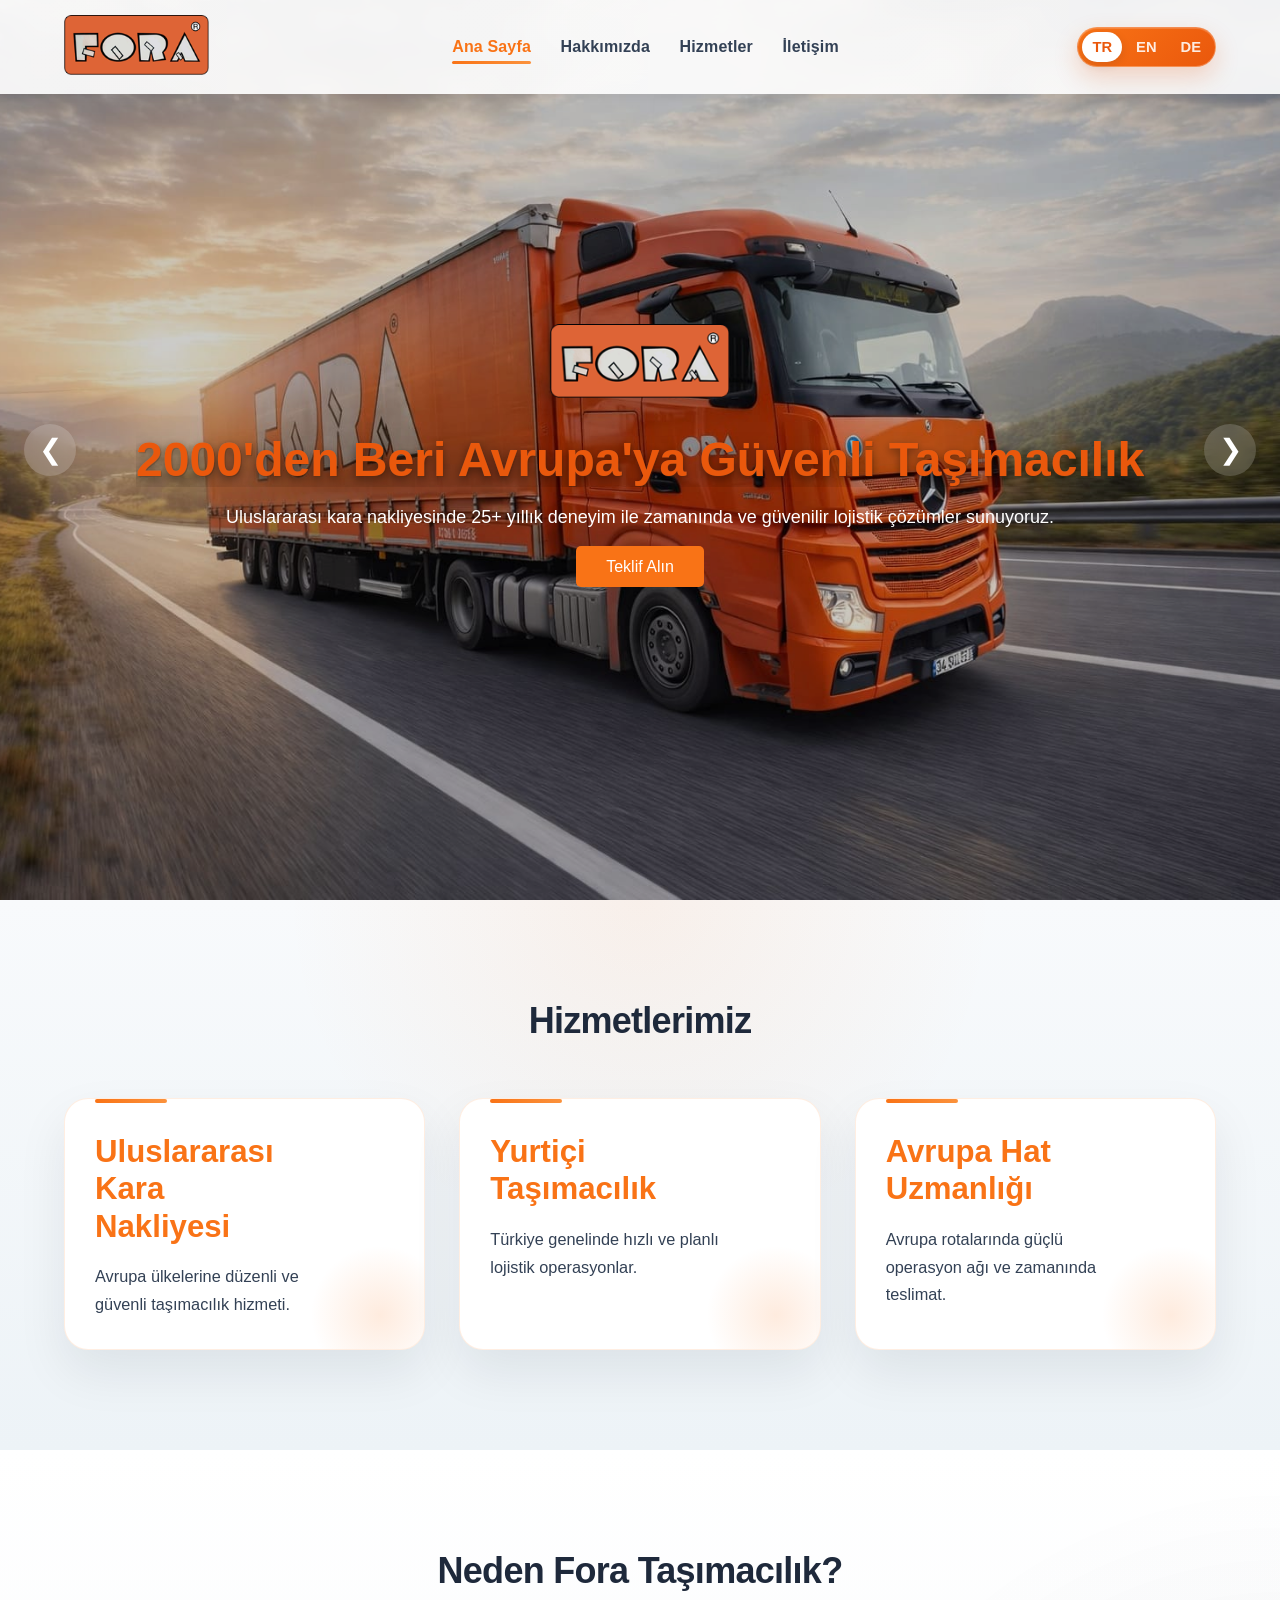
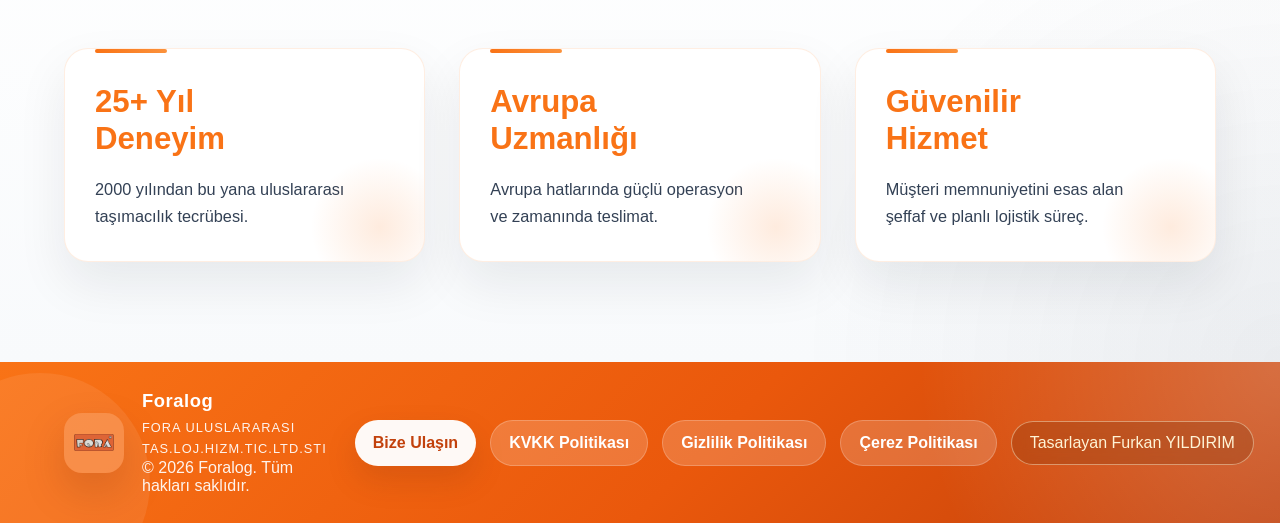
<file: index.html>
<!DOCTYPE html>
<html lang="tr">
<head>
    <meta charset="UTF-8">
    <meta name="viewport" content="width=device-width, initial-scale=1.0">
    <title>Foralog | Kurumsal Lojistik Çözümleri</title>
    <link rel="stylesheet" href="assets/css/style.css">
</head>
<body>

<header class="navbar navbar-home">
    <div class="container nav-container">

        <div class="hamburger" id="hamburger">
            <span></span>
            <span></span>
            <span></span>
        </div>

        <div class="logo">
            <img src="assets/images/logo.png" alt="Foralog Logo">
        </div>

        <nav id="nav-menu">
            <a href="index.html" data-key="navHome">Ana Sayfa</a>
            <a href="about.html" data-key="navAbout">Hakkımızda</a>
            <a href="services.html" data-key="navServices">Hizmetler</a>
            <a href="contact.html" data-key="navContact">İletişim</a>

            <div class="lang-switch mobile-lang" id="lang-switch">TR</div>
        </nav>

        <div class="lang-switch desktop-lang" id="lang-switch-desktop">TR</div>

    </div>
</header>

<section class="hero">
    <div class="hero-slider"></div>
    <button class="hero-nav hero-nav-prev" type="button" aria-label="Önceki fotoğraf">&#10094;</button>
    <button class="hero-nav hero-nav-next" type="button" aria-label="Sonraki fotoğraf">&#10095;</button>

    <div class="hero-content">
        <img src="assets/images/logo.png" alt="Foralog Logo" class="hero-logo">

        <h1 data-key="heroTitle">
            2000'den Beri Avrupa'ya Güvenli Taşımacılık
        </h1>

        <p data-key="heroDesc">
            Uluslararası kara nakliyesinde 25+ yıllık deneyim ile zamanında ve güvenilir lojistik çözümler sunuyoruz.
        </p>

        <a href="contact.html" class="btn" data-key="offerBtn">
            Teklif Alın
        </a>
    </div>
</section>

<section class="services">
    <div class="container">
        <h2 class="section-title" data-key="servicesTitle">Hizmetlerimiz</h2>

        <div class="service-cards feature-grid">

            <div class="card feature-card">
                <h3 data-key="service1Title">Uluslararası Kara Nakliyesi</h3>
                <p data-key="service1Desc">Avrupa ülkelerine düzenli ve güvenli taşımacılık hizmeti.</p>
            </div>

            <div class="card feature-card">
                <h3 data-key="service2Title">Yurtiçi Taşımacılık</h3>
                <p data-key="service2Desc">Türkiye genelinde hızlı ve planlı lojistik operasyonlar.</p>
            </div>

            <div class="card feature-card">
                <h3 data-key="service3Title">Avrupa Hat Uzmanlığı</h3>
                <p data-key="service3Desc">Avrupa rotalarında güçlü operasyon ağı ve zamanında teslimat.</p>
            </div>

        </div>
    </div>
</section>

<section class="why-us">
    <div class="container">
        <h2 class="section-title" data-key="whyTitle">Neden Fora Taşımacılık?</h2>

        <div class="service-cards feature-grid">

            <div class="card feature-card">
                <h3 data-key="why1Title">25+ Yıl Deneyim</h3>
                <p data-key="why1Desc">2000 yılından bu yana uluslararası taşımacılık tecrübesi.</p>
            </div>

            <div class="card feature-card">
                <h3 data-key="why2Title">Avrupa Uzmanlığı</h3>
                <p data-key="why2Desc">Avrupa hatlarında güçlü operasyon ve zamanında teslimat.</p>
            </div>

            <div class="card feature-card">
                <h3 data-key="why3Title">Güvenilir Hizmet</h3>
                <p data-key="why3Desc">Müşteri memnuniyetini esas alan şeffaf ve planlı lojistik süreç.</p>
            </div>

        </div>
    </div>
</section>

<footer class="site-footer">
    <div class="container footer-container">
        <div class="footer-brand">
            <img src="assets/images/logo.png" alt="Foralog Logo" class="footer-logo">
            <div class="footer-copy">
                <strong>Foralog</strong>
                <p class="footer-company" data-key="footerCompany">FORA ULUSLARARASI TAS.LOJ.HIZM.TIC.LTD.STI</p>
                <p data-key="footerText">© 2026 Foralog. Tüm hakları saklıdır.</p>
            </div>
        </div>
        <div class="footer-actions">
            <a href="contact.html" class="footer-contact-btn" data-key="footerContactBtn">Bize Ulaşın</a>
            <a href="kvkk.html" class="footer-contact-btn footer-policy-btn" data-key="footerKvkkBtn">KVKK Politikası</a>
            <a href="gizlilik.html" class="footer-contact-btn footer-policy-btn" data-key="footerPrivacyBtn">Gizlilik Politikası</a>
            <a href="cerez.html" class="footer-contact-btn footer-policy-btn" data-key="footerCookieBtn">Çerez Politikası</a>
            <a href="https://furkan-yildirim-codes.github.io/furkan-portfolio/" target="_blank" rel="noopener noreferrer" class="footer-designer" data-key="footerDesigner">Tasarlayan Furkan Yıldırım</a>
        </div>
    </div>
</footer>

<script src="assets/js/script.js"></script>
</body>
</html>
</file>
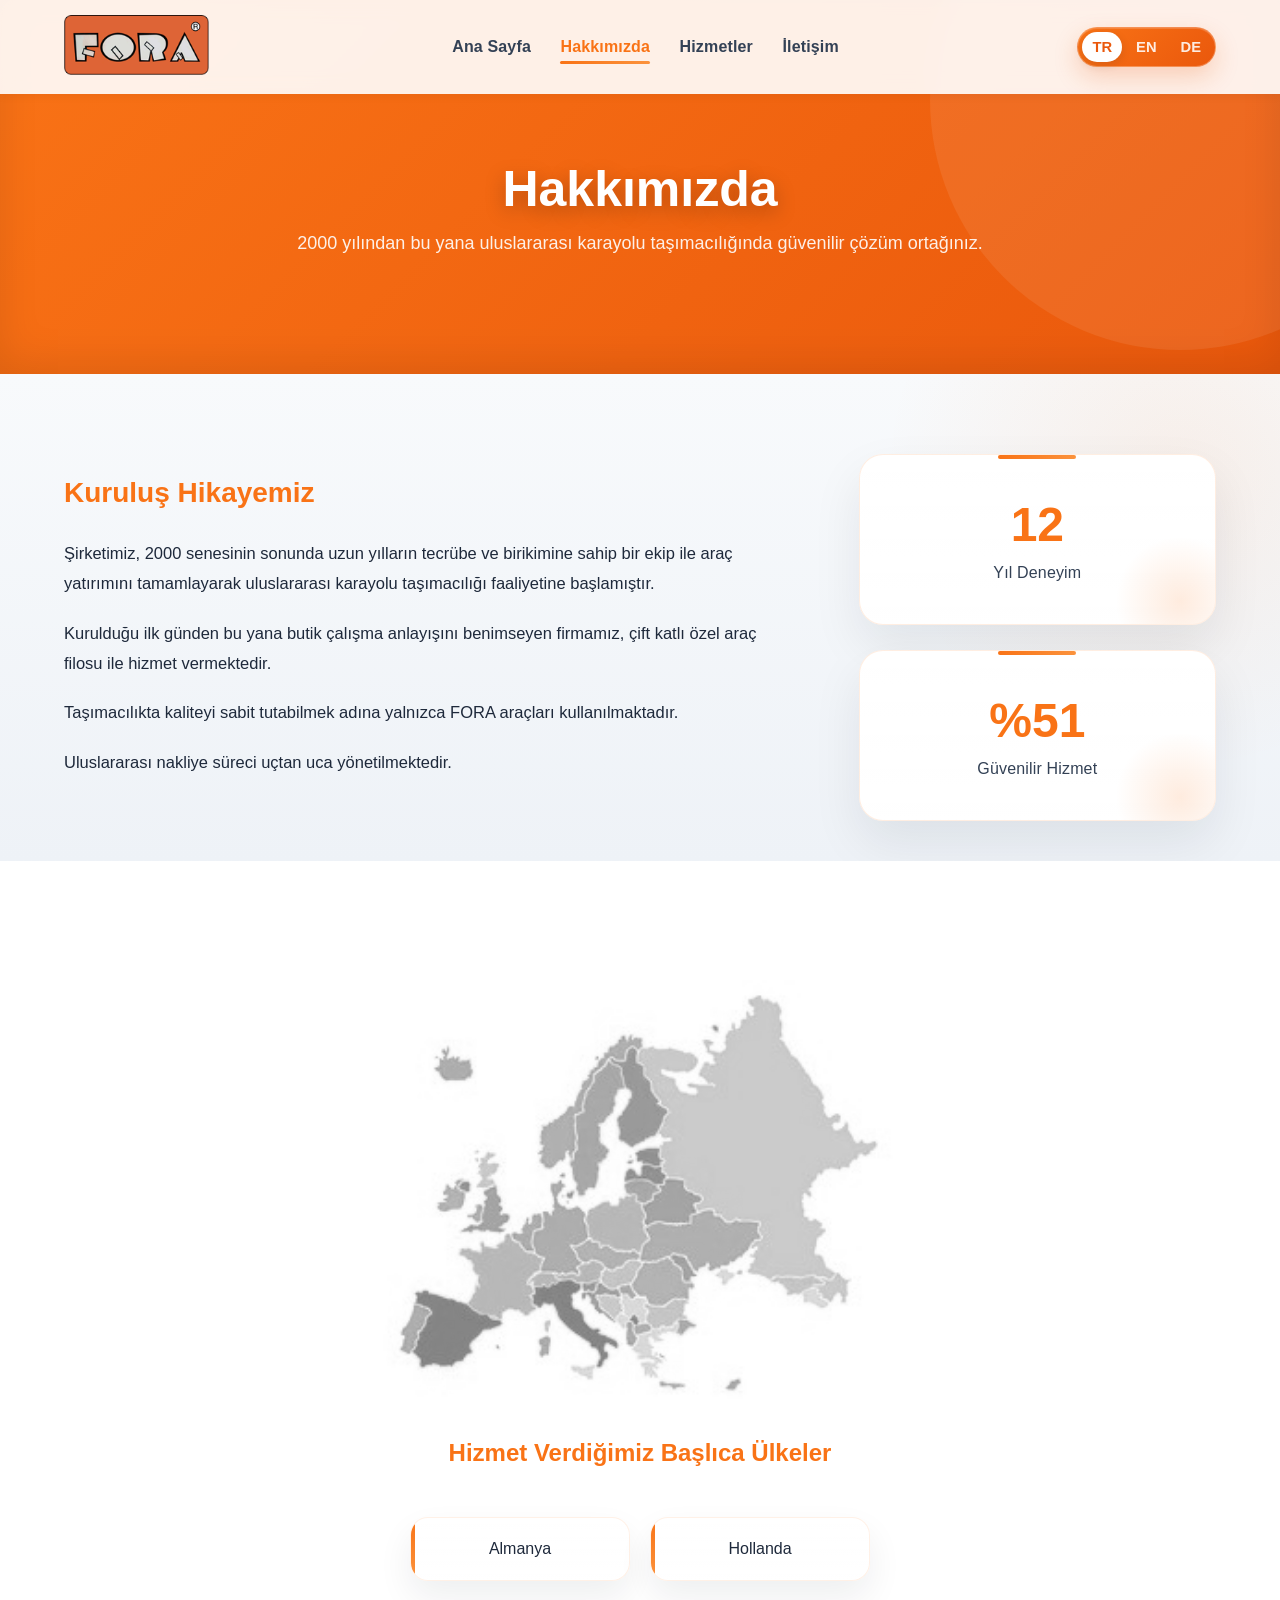
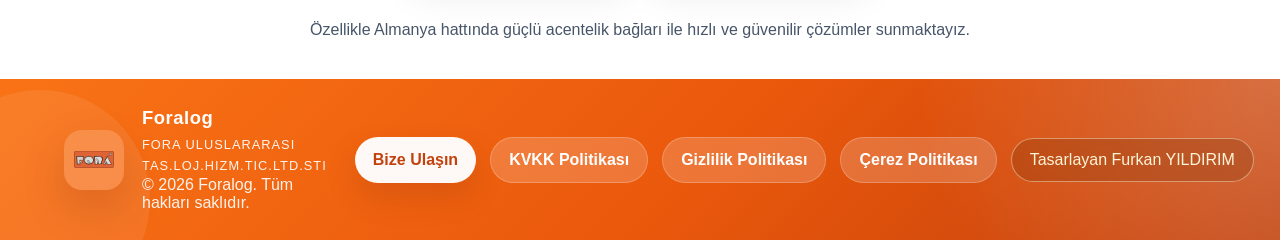
<file: about.html>
<!DOCTYPE html>
<html lang="tr">
<head>
    <meta charset="UTF-8">
    <meta name="viewport" content="width=device-width, initial-scale=1.0">
    <title>Foralog | Hakkımızda</title>
    <link rel="stylesheet" href="assets/css/style.css">
</head>
<body>

<header class="navbar">
    <div class="container nav-container">

        <div class="hamburger" id="hamburger">
            <span></span>
            <span></span>
            <span></span>
        </div>

        <div class="logo">
            <img src="assets/images/logo.png" alt="Foralog Logo">
        </div>

        <nav id="nav-menu">
            <a href="index.html" data-key="navHome">Ana Sayfa</a>
            <a href="about.html" data-key="navAbout">Hakkımızda</a>
            <a href="services.html" data-key="navServices">Hizmetler</a>
            <a href="contact.html" data-key="navContact">İletişim</a>

            <div class="lang-switch mobile-lang" id="lang-switch">TR</div>
        </nav>

        <div class="lang-switch desktop-lang" id="lang-switch-desktop">TR</div>

    </div>
</header>

<section class="page-hero">
    <div class="container">
        <h1 data-key="aboutHeroTitle">Hakkımızda</h1>
        <p data-key="aboutHeroDesc">
            2000 yılından bu yana uluslararası karayolu taşımacılığında güvenilir çözüm ortağınız.
        </p>
    </div>
</section>

<section class="about-section">
    <div class="container about-container">

        <div class="about-text reveal">
            <h2 data-key="aboutTitle">Kuruluş Hikayemiz</h2>

            <p data-key="aboutText1">
                Şirketimiz, 2000 senesinin sonunda uzun yılların tecrübe ve birikimine sahip
                bir ekip ile araç yatırımını tamamlayarak uluslararası karayolu taşımacılığı
                faaliyetine başlamıştır.
            </p>

            <p data-key="aboutText2">
                Kurulduğu ilk günden bu yana butik çalışma anlayışını benimseyen firmamız,
                özellikle parsiyel taşımacılıkta maksimum kapasite kullanımını sağlayan
                çift katlı özel araç filosu ile hizmet vermektedir.
            </p>

            <p data-key="aboutText3">
                Taşımacılıkta kaliteyi sabit tutabilmek adına yalnızca FORA araçları
                kullanılmakta, kiralık organizasyonlara gidilmemektedir.
            </p>

            <p data-key="aboutText4">
                İthalat/ihracat gümrükleme, yükleme, boşaltma, aktarma, iç dağıtım ve
                ön taşıma gibi ek hizmetler ile uluslararası nakliye süreci uçtan uca
                yönetilmektedir.
            </p>
        </div>

        <div class="about-stats reveal">
            <div class="stat-box">
                <h3 class="counter" data-target="25">0</h3>
                <p data-key="stat1">Yıl Deneyim</p>
            </div>

            <div class="stat-box">
                <h3 class="counter percent" data-target="100">0</h3>
                <p data-key="stat3">Güvenilir Hizmet</p>
            </div>
        </div>

    </div>
</section>

<section class="countries-section reveal">

    <div class="europe-map reveal">
        <img src="assets/images/europe-map.png" alt="Avrupa Haritası">
    </div>

    <div class="container">
        <h2 data-key="countriesTitle">Hizmet Verdiğimiz Başlıca Ülkeler</h2>

        <div class="countries-grid">
            <div data-key="country1">Almanya</div>
            <div data-key="country4">Hollanda</div>
        </div>

        <p class="country-note" data-key="countryNote">
            Özellikle Almanya hattında güçlü acentelik bağları ile yerli ve yabancı
            müşterilerimizin tüm taleplerine hızlı ve güvenilir çözümler sunmaktayız.
        </p>
    </div>

</section>

<footer class="site-footer">
    <div class="container footer-container">
        <div class="footer-brand">
            <img src="assets/images/logo.png" alt="Foralog Logo" class="footer-logo">
            <div class="footer-copy">
                <strong>Foralog</strong>
                <p class="footer-company" data-key="footerCompany">FORA ULUSLARARASI TAS.LOJ.HIZM.TIC.LTD.STI</p>
                <p data-key="footerText">© 2026 Foralog. Tüm hakları saklıdır.</p>
            </div>
        </div>
        <div class="footer-actions">
            <a href="contact.html" class="footer-contact-btn" data-key="footerContactBtn">Bize Ulaşın</a>
            <a href="kvkk.html" class="footer-contact-btn footer-policy-btn" data-key="footerKvkkBtn">KVKK Politikası</a>
            <a href="gizlilik.html" class="footer-contact-btn footer-policy-btn" data-key="footerPrivacyBtn">Gizlilik Politikası</a>
            <a href="cerez.html" class="footer-contact-btn footer-policy-btn" data-key="footerCookieBtn">Çerez Politikası</a>
            <a href="https://furkan-yildirim-codes.github.io/furkan-portfolio/" target="_blank" rel="noopener noreferrer" class="footer-designer" data-key="footerDesigner">Tasarlayan Furkan Yıldırım</a>
        </div>
    </div>
</footer>

<script src="assets/js/script.js"></script>
</body>
</html>
</file>
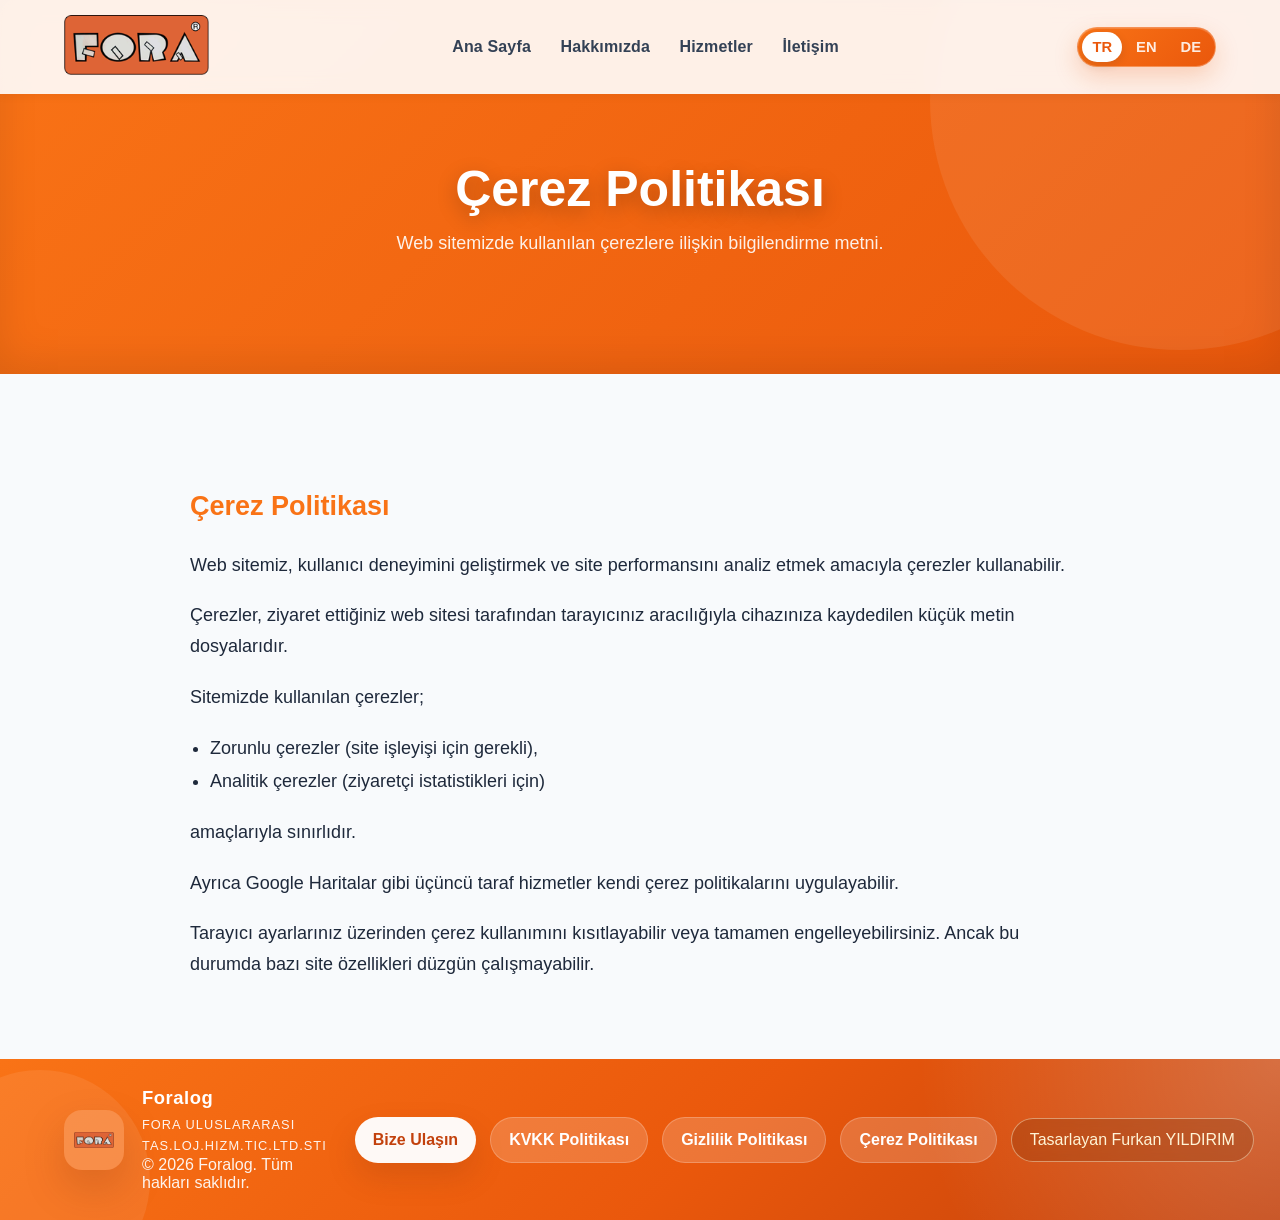
<file: cerez.html>
<!DOCTYPE html>
<html lang="tr">
<head>
    <meta charset="UTF-8">
    <meta name="viewport" content="width=device-width, initial-scale=1.0">
    <title>Foralog | Çerez Politikası</title>
    <link rel="stylesheet" href="assets/css/style.css">
</head>
<body>

<header class="navbar">
    <div class="container nav-container">

        <div class="hamburger" id="hamburger">
            <span></span>
            <span></span>
            <span></span>
        </div>

        <div class="logo">
            <img src="assets/images/logo.png" alt="Foralog Logo">
        </div>

        <nav id="nav-menu">
            <a href="index.html" data-key="navHome">Ana Sayfa</a>
            <a href="about.html" data-key="navAbout">Hakkımızda</a>
            <a href="services.html" data-key="navServices">Hizmetler</a>
            <a href="contact.html" data-key="navContact">İletişim</a>

            <div class="lang-switch mobile-lang" id="lang-switch">TR</div>
        </nav>

        <div class="lang-switch desktop-lang" id="lang-switch-desktop">TR</div>

    </div>
</header>

<section class="page-hero">
    <div class="container">
        <h1 data-key="cookieHeroTitle">Çerez Politikası</h1>
        <p data-key="cookieHeroDesc">Web sitemizde kullanılan çerezlere ilişkin bilgilendirme metni.</p>
    </div>
</section>

<section class="page-section">
    <div class="container page-content">
        <h2 data-key="cookieTitle">Çerez Politikası</h2>
        <p data-key="cookieText1">Web sitemiz, kullanıcı deneyimini geliştirmek ve site performansını analiz etmek amacıyla çerezler kullanabilir.</p>
        <p data-key="cookieText2">Çerezler, ziyaret ettiğiniz web sitesi tarafından tarayıcınız aracılığıyla cihazınıza kaydedilen küçük metin dosyalarıdır.</p>
        <p data-key="cookieText3">Sitemizde kullanılan çerezler;</p>
        <ul class="country-list">
            <li data-key="cookieItem1">Zorunlu çerezler (site işleyişi için gerekli),</li>
            <li data-key="cookieItem2">Analitik çerezler (ziyaretçi istatistikleri için)</li>
        </ul>
        <p data-key="cookieText4">amaçlarıyla sınırlıdır.</p>
        <p data-key="cookieText5">Ayrıca Google Haritalar gibi üçüncü taraf hizmetler kendi çerez politikalarını uygulayabilir.</p>
        <p data-key="cookieText6">Tarayıcı ayarlarınız üzerinden çerez kullanımını kısıtlayabilir veya tamamen engelleyebilirsiniz. Ancak bu durumda bazı site özellikleri düzgün çalışmayabilir.</p>
    </div>
</section>

<footer class="site-footer">
    <div class="container footer-container">
        <div class="footer-brand">
            <img src="assets/images/logo.png" alt="Foralog Logo" class="footer-logo">
            <div class="footer-copy">
                <strong>Foralog</strong>
                <p class="footer-company" data-key="footerCompany">FORA ULUSLARARASI TAS.LOJ.HIZM.TIC.LTD.STI</p>
                <p data-key="footerText">© 2026 Foralog. Tüm hakları saklıdır.</p>
            </div>
        </div>
        <div class="footer-actions">
            <a href="contact.html" class="footer-contact-btn" data-key="footerContactBtn">Bize Ulaşın</a>
            <a href="kvkk.html" class="footer-contact-btn footer-policy-btn" data-key="footerKvkkBtn">KVKK Politikası</a>
            <a href="gizlilik.html" class="footer-contact-btn footer-policy-btn" data-key="footerPrivacyBtn">Gizlilik Politikası</a>
            <a href="cerez.html" class="footer-contact-btn footer-policy-btn" data-key="footerCookieBtn">Çerez Politikası</a>
            <a href="https://furkan-yildirim-codes.github.io/furkan-portfolio/" target="_blank" rel="noopener noreferrer" class="footer-designer" data-key="footerDesigner">Tasarlayan Furkan YILDIRIM</a>
        </div>
    </div>
</footer>

<script src="assets/js/script.js"></script>
</body>
</html>
</file>
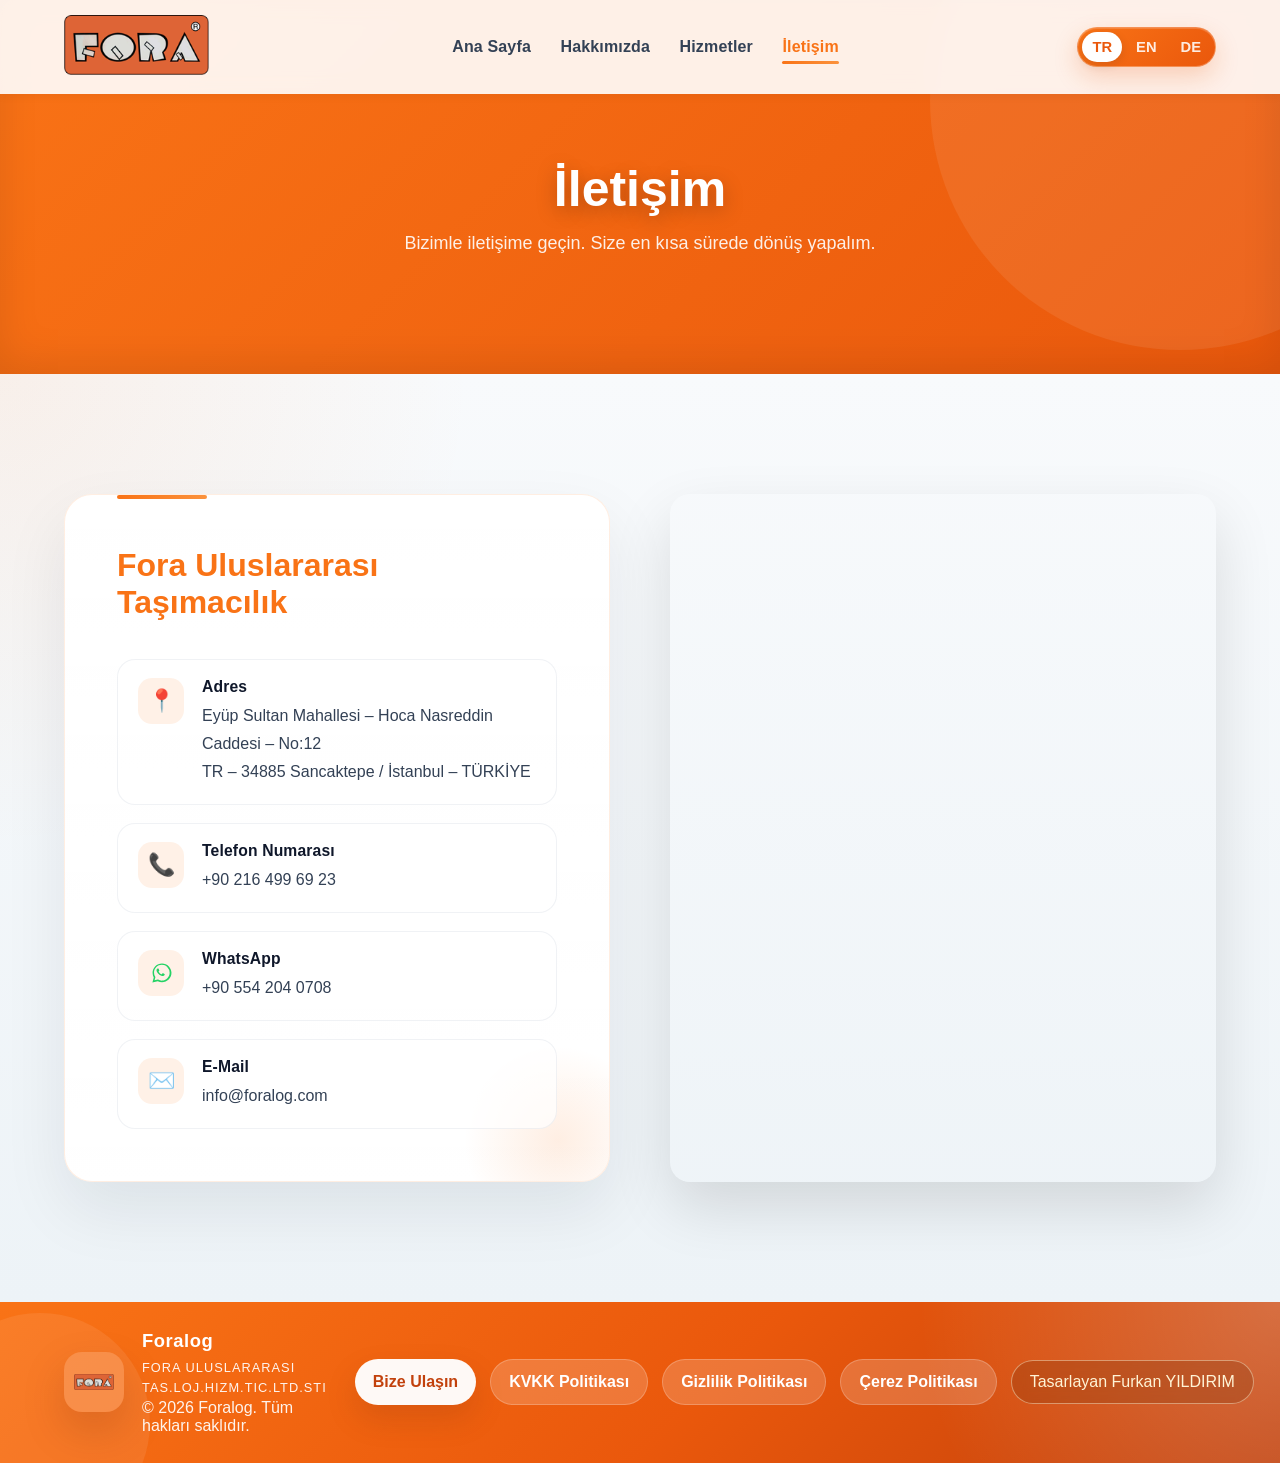
<file: contact.html>
<!DOCTYPE html>
<html lang="tr">
<head>
    <meta charset="UTF-8">
    <meta name="viewport" content="width=device-width, initial-scale=1.0">
    <title>Foralog | İletişim</title>
    <link rel="stylesheet" href="assets/css/style.css">
</head>
<body>

<header class="navbar">
    <div class="container nav-container">
        
        <div class="hamburger" id="hamburger">
            <span></span>
            <span></span>
            <span></span>
        </div>
        
        <div class="logo">
            <img src="assets/images/logo.png" alt="Foralog Logo">
        </div>

        <nav id="nav-menu">
            <a href="index.html" data-key="navHome">Ana Sayfa</a>
            <a href="about.html" data-key="navAbout">Hakkımızda</a>
            <a href="services.html" data-key="navServices">Hizmetler</a>
            <a href="contact.html" data-key="navContact">İletişim</a>

            <div class="lang-switch mobile-lang" id="lang-switch">TR</div>
        </nav>

        <div class="lang-switch desktop-lang" id="lang-switch-desktop">TR</div>

    </div>
</header>

<section class="page-hero">
    <div class="container">
        <h1 data-key="contactHeroTitle">İletişim</h1>
        <p data-key="contactHeroDesc">
            Bizimle iletişime geçin. Size en kısa sürede dönüş yapalım.
        </p>
    </div>
</section>

<section class="contact-section">
    <div class="container contact-container">

        <div class="contact-card reveal-left">
            <h2 data-key="contactCompany">Fora Uluslararası Taşımacılık</h2>

            <div class="contact-grid">

                <div class="contact-box">
                    <span>📍</span>
                    <div>
                        <strong data-key="contactAddressTitle">Adres</strong>
                        <p data-key="contactAddress">
                        Eyüp Sultan Mahallesi – Hoca Nasreddin Caddesi – No:12<br>
                        TR – 34885 Sancaktepe / İstanbul – TÜRKİYE
                        </p>
                    </div>
                </div>

                <div class="contact-box">
                    <span>📞</span>
                    <div>
                        <strong data-key="contactPhoneTitle">Telefon</strong>
                        <p>+90 216 499 69 23</p>
                    </div>
                </div>

                <div class="contact-box">
                    <span class="whatsapp-icon" aria-hidden="true">
                        <svg viewBox="0 0 32 32" role="img" focusable="false">
                            <path fill="#25D366" d="M19.11 17.21c-.27-.14-1.59-.78-1.84-.87-.25-.09-.43-.14-.61.14-.18.27-.7.87-.86 1.05-.16.18-.32.2-.59.07-.27-.14-1.15-.42-2.18-1.35-.81-.72-1.35-1.61-1.51-1.88-.16-.27-.02-.42.12-.56.12-.12.27-.32.41-.48.14-.16.18-.27.27-.46.09-.18.05-.34-.02-.48-.07-.14-.61-1.47-.84-2.02-.22-.53-.45-.46-.61-.47h-.52c-.18 0-.46.07-.7.34-.25.27-.95.93-.95 2.26s.97 2.62 1.11 2.8c.14.18 1.9 2.9 4.61 4.07.64.28 1.14.44 1.53.56.64.2 1.22.17 1.68.1.51-.08 1.59-.65 1.81-1.27.23-.63.23-1.16.16-1.27-.06-.12-.25-.18-.52-.32Z"/>
                            <path fill="#25D366" d="M16.02 3.2c-6.96 0-12.6 5.64-12.6 12.6 0 2.21.57 4.28 1.57 6.08L3.2 28.8l7.1-1.76a12.56 12.56 0 0 0 5.72 1.37h.01c6.95 0 12.6-5.65 12.6-12.6S22.98 3.2 16.02 3.2Zm0 22.99h-.01a10.4 10.4 0 0 1-5.29-1.45l-.38-.22-4.22 1.05 1.12-4.12-.25-.42a10.37 10.37 0 0 1-1.59-5.49c0-5.73 4.67-10.4 10.42-10.4 2.78 0 5.39 1.08 7.35 3.04a10.32 10.32 0 0 1 3.04 7.36c0 5.74-4.67 10.41-10.39 10.41Z"/>
                        </svg>
                    </span>
                    <div>
                        <strong data-key="contactFaxTitle">WhatsApp</strong>
                        <p>+90 554 204 0708</p>
                    </div>
                </div>

                <div class="contact-box">
                    <span>✉️</span>
                    <div>
                        <strong data-key="contactMailTitle">E-Mail</strong>
                        <p>info@foralog.com</p>
                    </div>
                </div>

            </div>
        </div>

        <div class="map-container reveal-right">
            <iframe 
                src="https://www.google.com/maps/embed?pb=!1m18!1m12!1m3!1d3011.634892340336!2d29.193125976562886!3d40.98947502058168!2m3!1f0!2f0!3f0!3m2!1i1024!2i768!4f13.1!3m3!1m2!1s0x14cacff001cab34b%3A0x29c5be615e4be101!2sFora%20Uluslarasi%20Tasimacilik!5e0!3m2!1str!2str!4v1772620696348!5m2!1str!2str"
                width="100%"
                height="100%"
                style="border:0;"
                allowfullscreen=""
                loading="lazy"
                referrerpolicy="no-referrer-when-downgrade">
            </iframe>
        </div>

    </div>
</section>

<footer class="site-footer">
    <div class="container footer-container">
        <div class="footer-brand">
            <img src="assets/images/logo.png" alt="Foralog Logo" class="footer-logo">
            <div class="footer-copy">
                <strong>Foralog</strong>
                <p class="footer-company" data-key="footerCompany">FORA ULUSLARARASI TAS.LOJ.HIZM.TIC.LTD.STI</p>
                <p data-key="footerText">© 2026 Foralog. Tüm hakları saklıdır.</p>
            </div>
        </div>
        <div class="footer-actions">
            <a href="contact.html" class="footer-contact-btn" data-key="footerContactBtn">Bize Ulaşın</a>
            <a href="kvkk.html" class="footer-contact-btn footer-policy-btn" data-key="footerKvkkBtn">KVKK Politikası</a>
            <a href="gizlilik.html" class="footer-contact-btn footer-policy-btn" data-key="footerPrivacyBtn">Gizlilik Politikası</a>
            <a href="cerez.html" class="footer-contact-btn footer-policy-btn" data-key="footerCookieBtn">Çerez Politikası</a>
            <a href="https://furkan-yildirim-codes.github.io/furkan-portfolio/" target="_blank" rel="noopener noreferrer" class="footer-designer" data-key="footerDesigner">Tasarlayan Furkan Yıldırım</a>
        </div>
    </div>
</footer>

<script src="assets/js/script.js"></script>
</body>
</html>
</file>
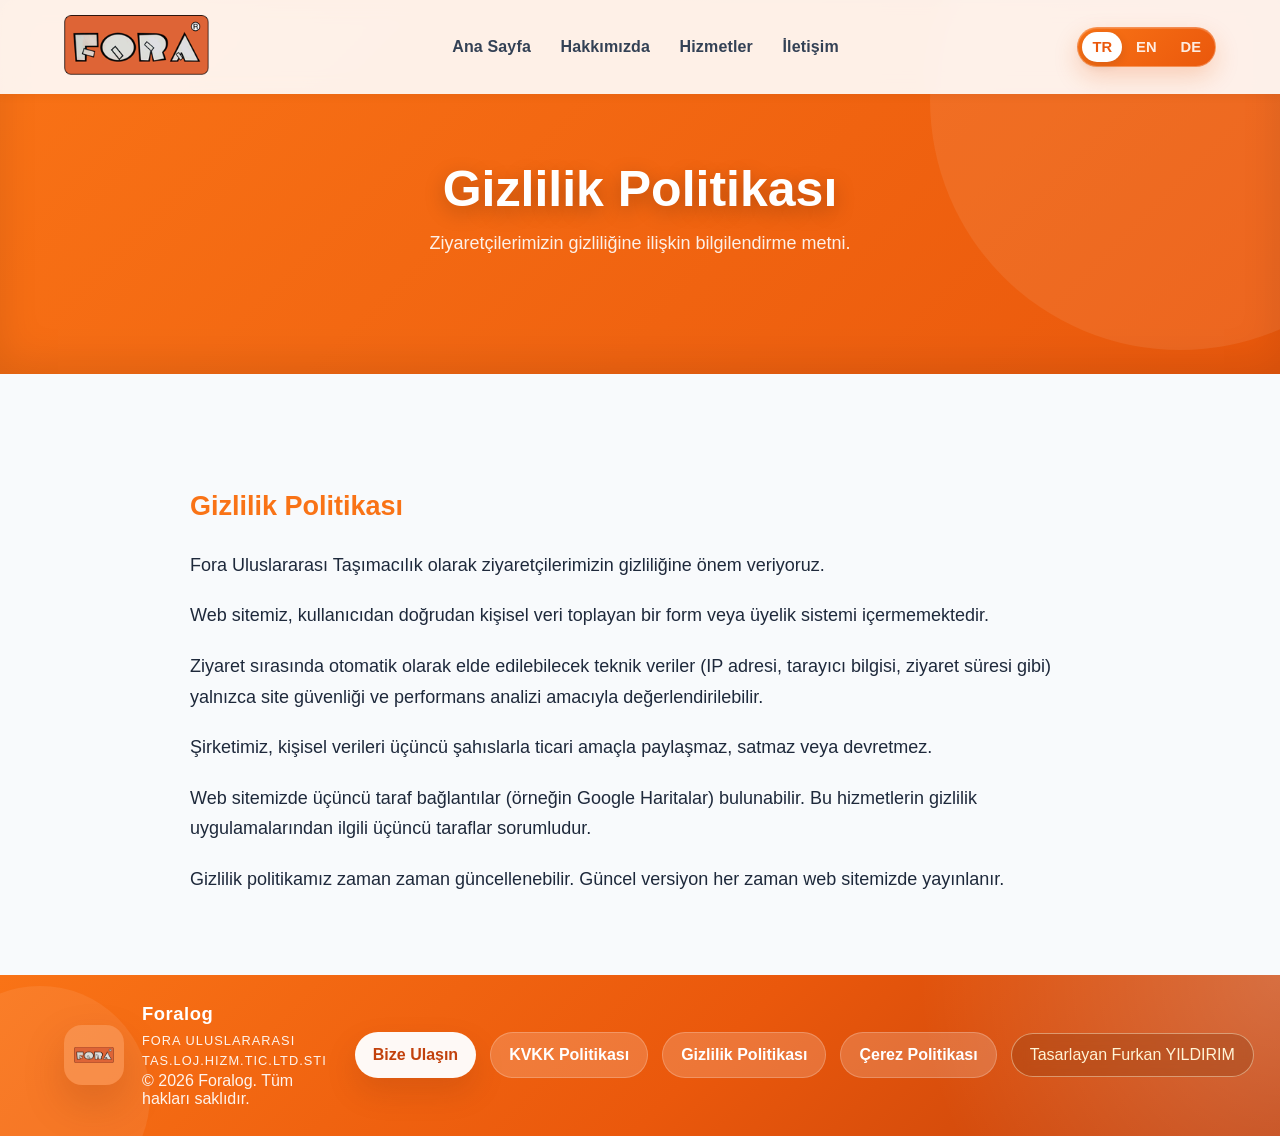
<file: gizlilik.html>
<!DOCTYPE html>
<html lang="tr">
<head>
    <meta charset="UTF-8">
    <meta name="viewport" content="width=device-width, initial-scale=1.0">
    <title>Foralog | Gizlilik Politikası</title>
    <link rel="stylesheet" href="assets/css/style.css">
</head>
<body>

<header class="navbar">
    <div class="container nav-container">

        <div class="hamburger" id="hamburger">
            <span></span>
            <span></span>
            <span></span>
        </div>

        <div class="logo">
            <img src="assets/images/logo.png" alt="Foralog Logo">
        </div>

        <nav id="nav-menu">
            <a href="index.html" data-key="navHome">Ana Sayfa</a>
            <a href="about.html" data-key="navAbout">Hakkımızda</a>
            <a href="services.html" data-key="navServices">Hizmetler</a>
            <a href="contact.html" data-key="navContact">İletişim</a>

            <div class="lang-switch mobile-lang" id="lang-switch">TR</div>
        </nav>

        <div class="lang-switch desktop-lang" id="lang-switch-desktop">TR</div>

    </div>
</header>

<section class="page-hero">
    <div class="container">
        <h1 data-key="privacyHeroTitle">GİZLİLİK POLİTİKASI</h1>
        <p data-key="privacyHeroDesc">Ziyaretçilerimizin gizliliğine ilişkin bilgilendirme metni.</p>
    </div>
</section>

<section class="page-section">
    <div class="container page-content">
        <h2 data-key="privacyTitle">GİZLİLİK POLİTİKASI</h2>
        <p data-key="privacyText1">Fora Uluslararası Taşımacılık olarak ziyaretçilerimizin gizliliğine önem veriyoruz.</p>
        <p data-key="privacyText2">Web sitemiz, kullanıcıdan doğrudan kişisel veri toplayan bir form veya üyelik sistemi içermemektedir.</p>
        <p data-key="privacyText3">Ziyaret sırasında otomatik olarak elde edilebilecek teknik veriler (IP adresi, tarayıcı bilgisi, ziyaret süresi gibi) yalnızca site güvenliği ve performans analizi amacıyla değerlendirilebilir.</p>
        <p data-key="privacyText4">Şirketimiz, kişisel verileri üçüncü şahıslarla ticari amaçla paylaşmaz, satmaz veya devretmez.</p>
        <p data-key="privacyText5">Web sitemizde üçüncü taraf bağlantılar (örneğin Google Haritalar) bulunabilir. Bu hizmetlerin gizlilik uygulamalarından ilgili üçüncü taraflar sorumludur.</p>
        <p data-key="privacyText6">Gizlilik politikamız zaman zaman güncellenebilir. Güncel versiyon her zaman web sitemizde yayınlanır.</p>
    </div>
</section>

<footer class="site-footer">
    <div class="container footer-container">
        <div class="footer-brand">
            <img src="assets/images/logo.png" alt="Foralog Logo" class="footer-logo">
            <div class="footer-copy">
                <strong>Foralog</strong>
                <p class="footer-company" data-key="footerCompany">FORA ULUSLARARASI TAS.LOJ.HIZM.TIC.LTD.STI</p>
                <p data-key="footerText">© 2026 Foralog. Tüm hakları saklıdır.</p>
            </div>
        </div>
        <div class="footer-actions">
            <a href="contact.html" class="footer-contact-btn" data-key="footerContactBtn">Bize Ulaşın</a>
            <a href="kvkk.html" class="footer-contact-btn footer-policy-btn" data-key="footerKvkkBtn">KVKK Politikası</a>
            <a href="gizlilik.html" class="footer-contact-btn footer-policy-btn" data-key="footerPrivacyBtn">Gizlilik Politikası</a>
            <a href="cerez.html" class="footer-contact-btn footer-policy-btn" data-key="footerCookieBtn">Çerez Politikası</a>
            <a href="https://furkan-yildirim-codes.github.io/furkan-portfolio/" target="_blank" rel="noopener noreferrer" class="footer-designer" data-key="footerDesigner">Tasarlayan Furkan YILDIRIM</a>
        </div>
    </div>
</footer>

<script src="assets/js/script.js"></script>
</body>
</html>
</file>
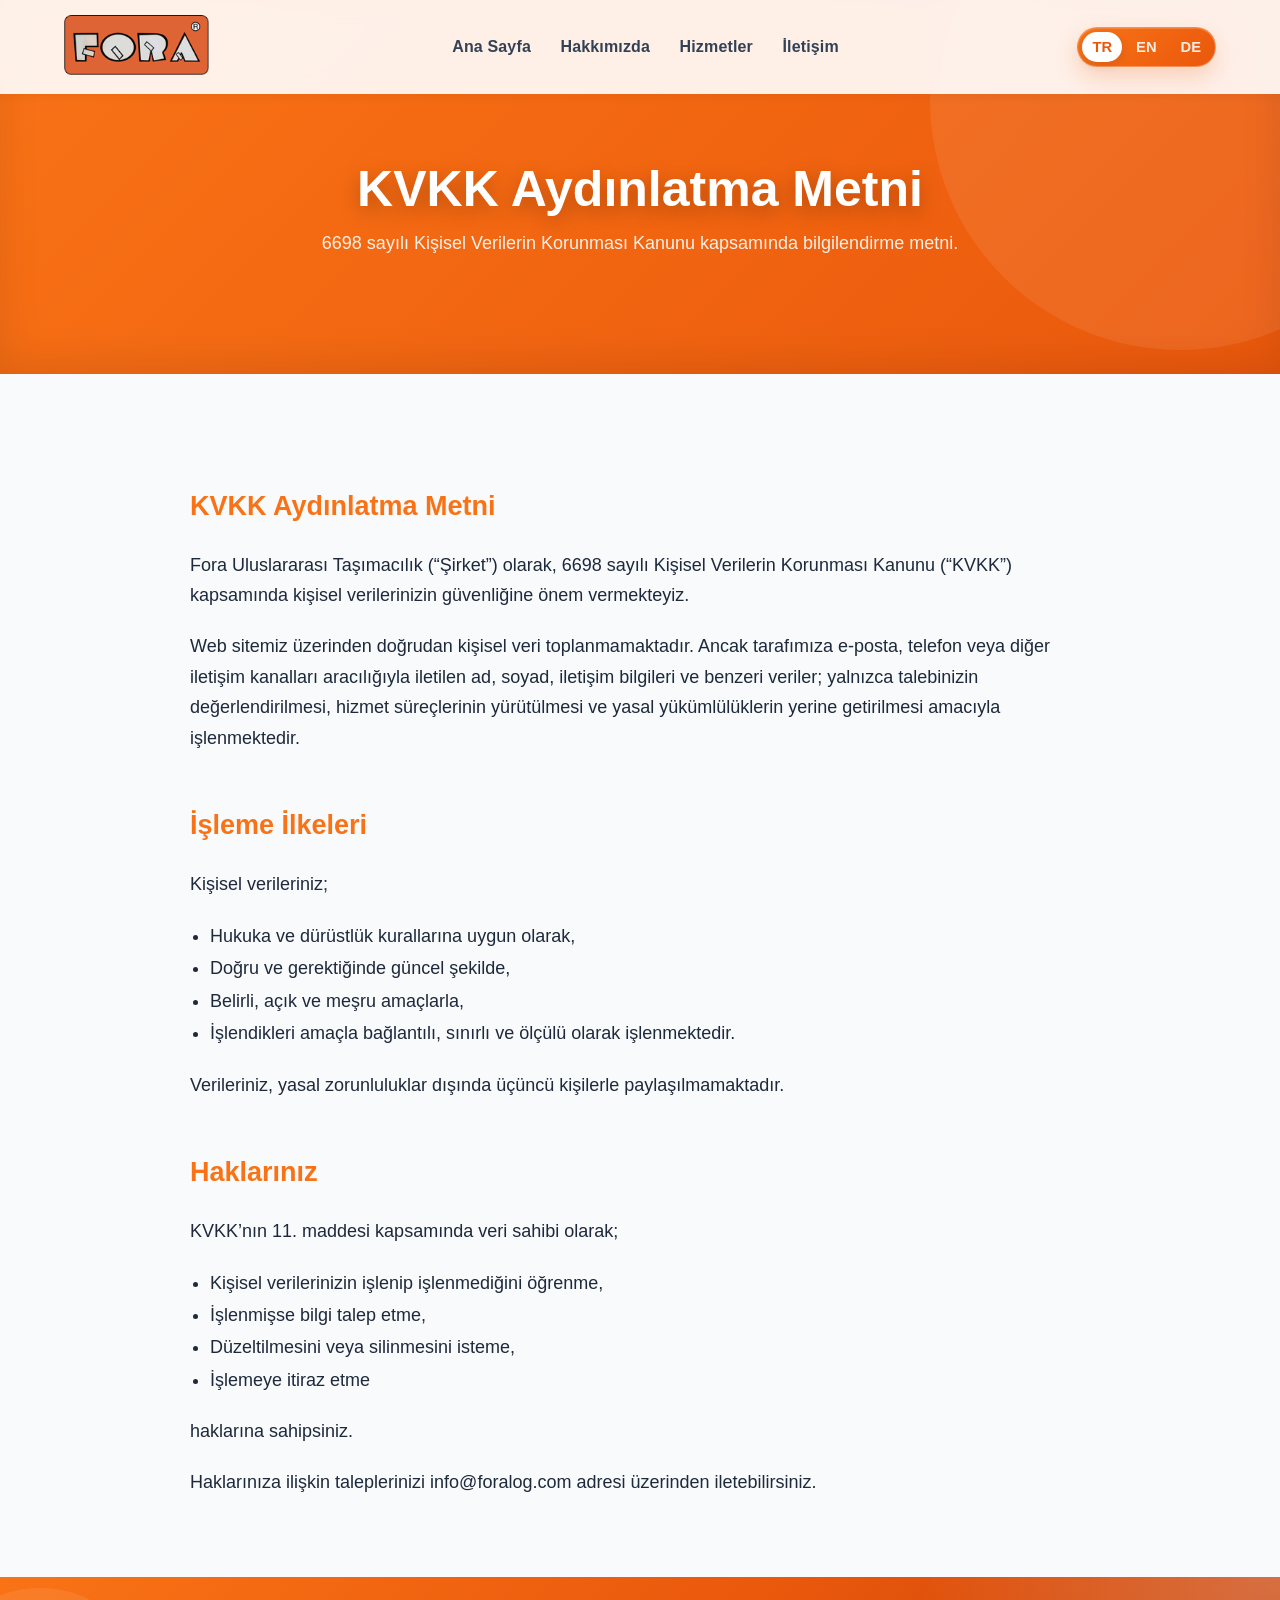
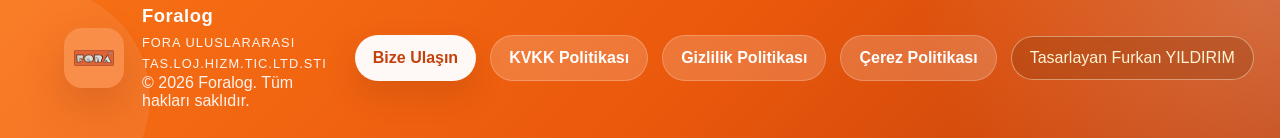
<file: kvkk.html>
<!DOCTYPE html>
<html lang="tr">
<head>
    <meta charset="UTF-8">
    <meta name="viewport" content="width=device-width, initial-scale=1.0">
    <title>Foralog | KVKK Aydınlatma Metni</title>
    <link rel="stylesheet" href="assets/css/style.css">
</head>
<body>

<header class="navbar">
    <div class="container nav-container">

        <div class="hamburger" id="hamburger">
            <span></span>
            <span></span>
            <span></span>
        </div>

        <div class="logo">
            <img src="assets/images/logo.png" alt="Foralog Logo">
        </div>

        <nav id="nav-menu">
            <a href="index.html" data-key="navHome">Ana Sayfa</a>
            <a href="about.html" data-key="navAbout">Hakkımızda</a>
            <a href="services.html" data-key="navServices">Hizmetler</a>
            <a href="contact.html" data-key="navContact">İletişim</a>

            <div class="lang-switch mobile-lang" id="lang-switch">TR</div>
        </nav>

        <div class="lang-switch desktop-lang" id="lang-switch-desktop">TR</div>

    </div>
</header>

<section class="page-hero">
    <div class="container">
        <h1 data-key="kvkkHeroTitle">KVKK Aydınlatma Metni</h1>
        <p data-key="kvkkHeroDesc">6698 sayılı Kişisel Verilerin Korunması Kanunu kapsamında bilgilendirme metni.</p>
    </div>
</section>

<section class="page-section">
    <div class="container page-content">
        <h2 data-key="kvkkTitle">KVKK Aydınlatma Metni</h2>
        <p data-key="kvkkText1">Fora Uluslararası Taşımacılık (“Şirket”) olarak, 6698 sayılı Kişisel Verilerin Korunması Kanunu (“KVKK”) kapsamında kişisel verilerinizin güvenliğine önem vermekteyiz.</p>
        <p data-key="kvkkText2">Web sitemiz üzerinden doğrudan kişisel veri toplanmamaktadır. Ancak tarafımıza e-posta, telefon veya diğer iletişim kanalları aracılığıyla iletilen ad, soyad, iletişim bilgileri ve benzeri veriler; yalnızca talebinizin değerlendirilmesi, hizmet süreçlerinin yürütülmesi ve yasal yükümlülüklerin yerine getirilmesi amacıyla işlenmektedir.</p>

        <h2 data-key="kvkkProcessTitle">İşleme İlkeleri</h2>
        <p data-key="kvkkProcessIntro">Kişisel verileriniz;</p>
        <ul class="country-list">
            <li data-key="kvkkItem1">Hukuka ve dürüstlük kurallarına uygun olarak,</li>
            <li data-key="kvkkItem2">Doğru ve gerektiğinde güncel şekilde,</li>
            <li data-key="kvkkItem3">Belirli, açık ve meşru amaçlarla,</li>
            <li data-key="kvkkItem4">İşlendikleri amaçla bağlantılı, sınırlı ve ölçülü olarak işlenmektedir.</li>
        </ul>

        <p data-key="kvkkText3">Verileriniz, yasal zorunluluklar dışında üçüncü kişilerle paylaşılmamaktadır.</p>

        <h2 data-key="kvkkRightsTitle">Haklarınız</h2>
        <p data-key="kvkkRightsIntro">KVKK’nın 11. maddesi kapsamında veri sahibi olarak;</p>
        <ul class="country-list">
            <li data-key="kvkkRight1">Kişisel verilerinizin işlenip işlenmediğini öğrenme,</li>
            <li data-key="kvkkRight2">İşlenmişse bilgi talep etme,</li>
            <li data-key="kvkkRight3">Düzeltilmesini veya silinmesini isteme,</li>
            <li data-key="kvkkRight4">İşlemeye itiraz etme</li>
        </ul>

        <p data-key="kvkkRightsOutro">haklarına sahipsiniz.</p>
        <p data-key="kvkkContactText">Haklarınıza ilişkin taleplerinizi info@foralog.com adresi üzerinden iletebilirsiniz.</p>
    </div>
</section>

<footer class="site-footer">
    <div class="container footer-container">
        <div class="footer-brand">
            <img src="assets/images/logo.png" alt="Foralog Logo" class="footer-logo">
            <div class="footer-copy">
                <strong>Foralog</strong>
                <p class="footer-company" data-key="footerCompany">FORA ULUSLARARASI TAS.LOJ.HIZM.TIC.LTD.STI</p>
                <p data-key="footerText">© 2026 Foralog. Tüm hakları saklıdır.</p>
            </div>
        </div>
        <div class="footer-actions">
            <a href="contact.html" class="footer-contact-btn" data-key="footerContactBtn">Bize Ulaşın</a>
            <a href="kvkk.html" class="footer-contact-btn footer-policy-btn" data-key="footerKvkkBtn">KVKK Politikası</a>
            <a href="gizlilik.html" class="footer-contact-btn footer-policy-btn" data-key="footerPrivacyBtn">Gizlilik Politikası</a>
            <a href="cerez.html" class="footer-contact-btn footer-policy-btn" data-key="footerCookieBtn">Çerez Politikası</a>
            <a href="https://furkan-yildirim-codes.github.io/furkan-portfolio/" target="_blank" rel="noopener noreferrer" class="footer-designer" data-key="footerDesigner">Tasarlayan Furkan Yıldırım</a>
        </div>
    </div>
</footer>

<script src="assets/js/script.js"></script>
</body>
</html>
</file>
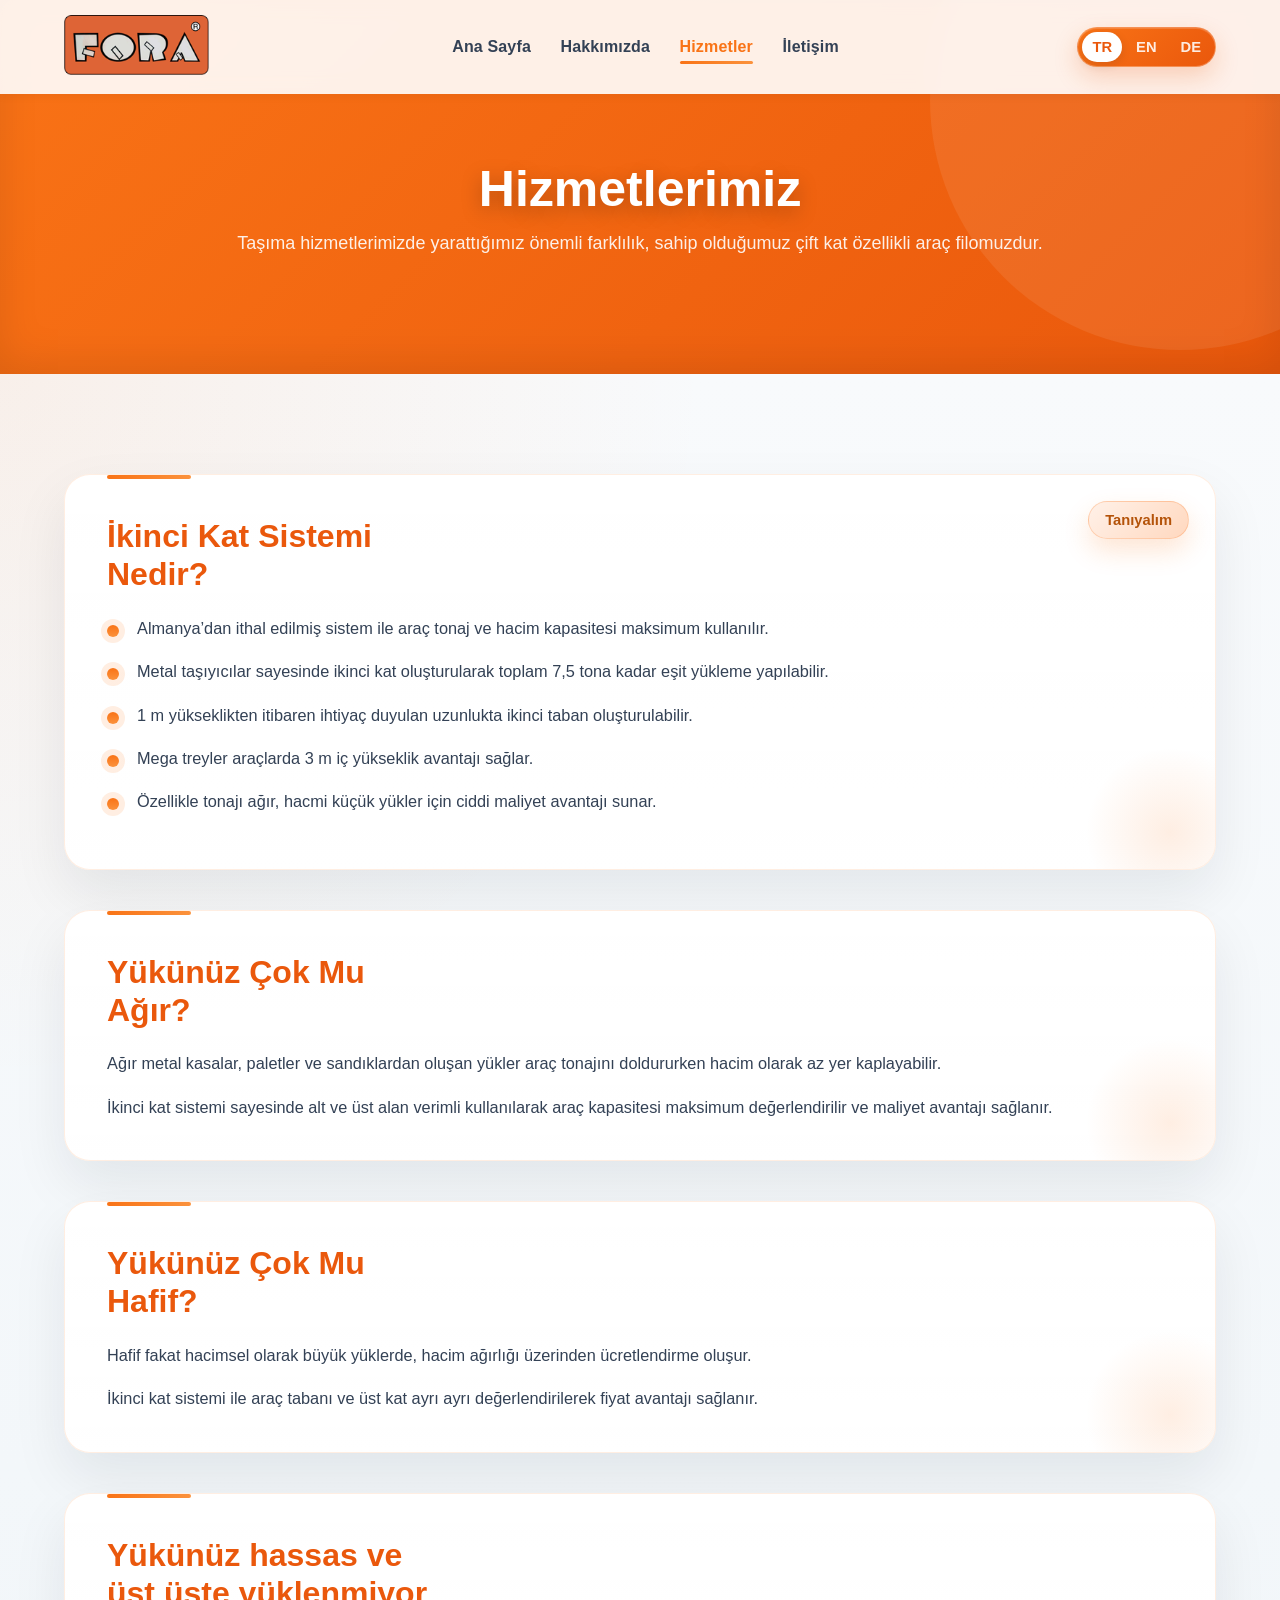
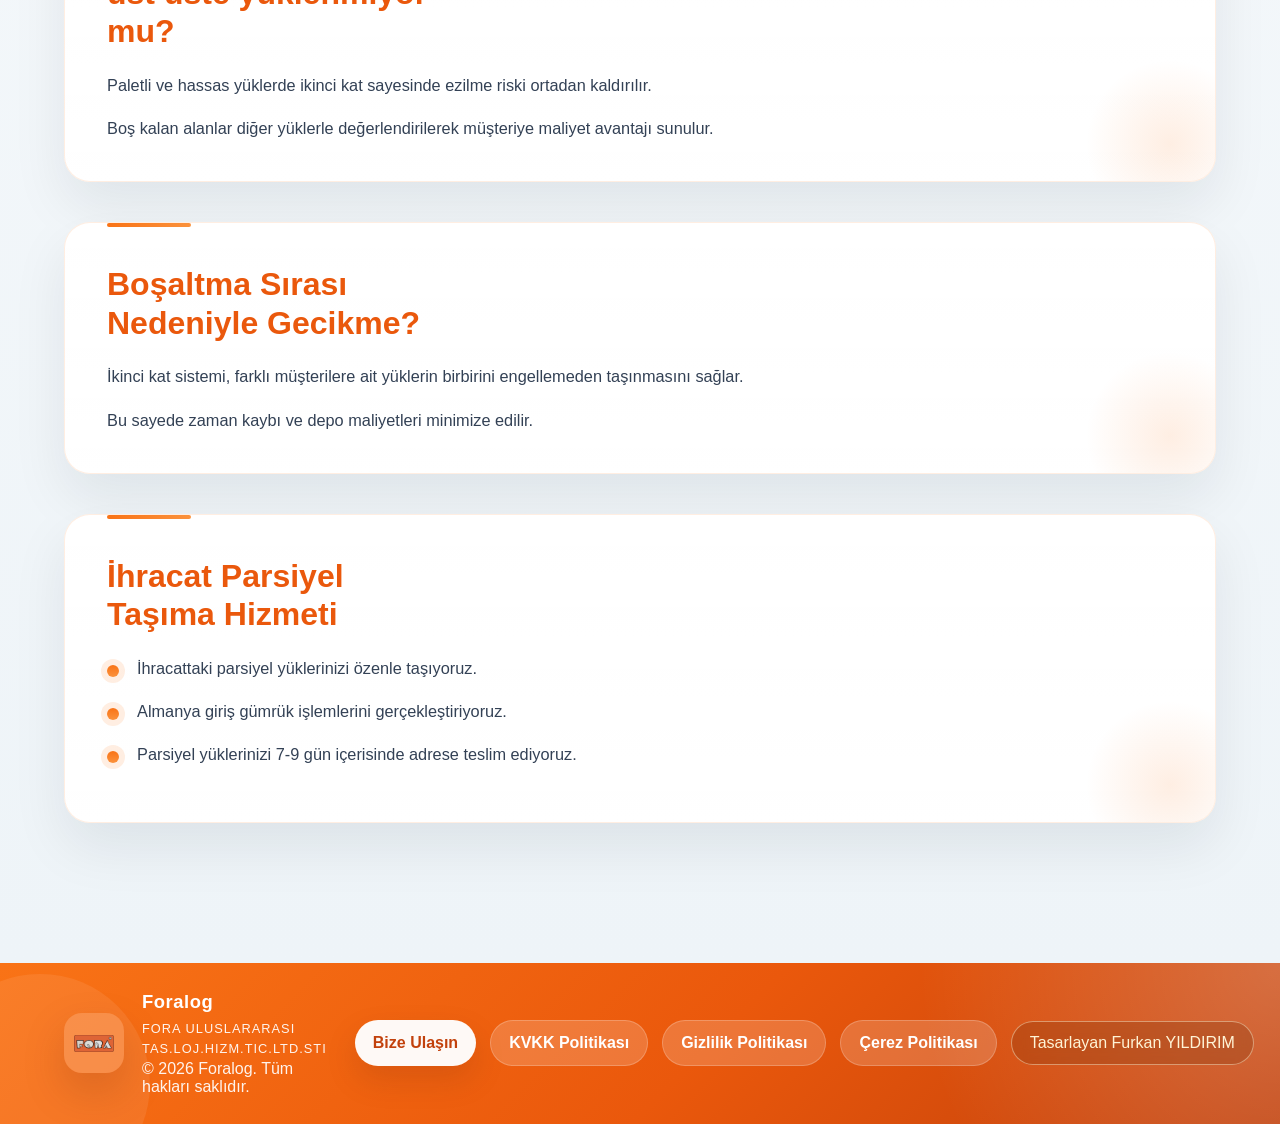
<file: services.html>
<!DOCTYPE html>
<html lang="tr">
<head>
    <meta charset="UTF-8">
    <meta name="viewport" content="width=device-width, initial-scale=1.0">
    <title>Foralog | Hizmetlerimiz</title>
    <link rel="stylesheet" href="assets/css/style.css">
</head>
<body>

<header class="navbar">
    <div class="container nav-container">
        
        <div class="hamburger" id="hamburger">
            <span></span>
            <span></span>
            <span></span>
        </div>
        
        <div class="logo">
            <img src="assets/images/logo.png" alt="Foralog Logo">
        </div>

        <nav id="nav-menu">
            <a href="index.html" data-key="navHome">Ana Sayfa</a>
            <a href="about.html" data-key="navAbout">Hakkımızda</a>
            <a href="services.html" data-key="navServices">Hizmetler</a>
            <a href="contact.html" data-key="navContact">İletişim</a>

            <div class="lang-switch mobile-lang" id="lang-switch">TR</div>
        </nav>

        <div class="lang-switch desktop-lang" id="lang-switch-desktop">TR</div>

    </div>
</header>

<section class="page-hero">
    <div class="container">
        <h1 data-key="servicesHeroTitle">Hizmetlerimiz</h1>
        <p data-key="servicesHeroDesc">
            Taşıma hizmetlerimizde yarattığımız önemli farklılık, sahip olduğumuz çift kat özellikli araç filomuzdur.
        </p>
    </div>
</section>

<section class="services-detail-section">
    <div class="container">

        <div class="service-block service-block-expandable reveal" id="service-detail-intro-card">
            <button
                class="service-intro-toggle"
                id="service-intro-toggle"
                type="button"
                data-key="serviceIntroBtn"
                aria-expanded="false">
                Tanıyalım
            </button>
            <div class="service-intro-copy" id="service-intro-copy">
                <h2 data-key="serviceDetail1Title">İkinci Kat Sistemi Nedir?</h2>
                <ul>
                    <li data-key="serviceDetail1_1">Almanya’dan ithal edilmiş sistem ile araç tonaj ve hacim kapasitesi maksimum kullanılır.</li>
                    <li data-key="serviceDetail1_2">Metal taşıyıcılar sayesinde ikinci kat oluşturularak toplam 7,5 tona kadar eşit yükleme yapılabilir.</li>
                    <li data-key="serviceDetail1_3">1 m yükseklikten itibaren ihtiyaç duyulan uzunlukta ikinci taban oluşturulabilir.</li>
                    <li data-key="serviceDetail1_4">Mega treyler araçlarda 3 m iç yükseklik avantajı sağlar.</li>
                    <li data-key="serviceDetail1_5">Özellikle tonajı ağır, hacmi küçük yükler için ciddi maliyet avantajı sunar.</li>
                </ul>
            </div>
            <div class="service-intro-gallery service-intro-gallery-secondary" id="service-intro-gallery-secondary" hidden>
                <button class="service-gallery-item" type="button" data-image-src="assets/images/iky1.png" data-image-alt="İkinci kat sistemi görsel 1">
                    <img src="assets/images/iky1.png" alt="İkinci kat sistemi görsel 1" loading="lazy">
                </button>
                <button class="service-gallery-item" type="button" data-image-src="assets/images/iky2.png" data-image-alt="İkinci kat sistemi görsel 2">
                    <img src="assets/images/iky2.png" alt="İkinci kat sistemi görsel 2" loading="lazy">
                </button>
                <button class="service-gallery-item" type="button" data-image-src="assets/images/iky3.png" data-image-alt="İkinci kat sistemi görsel 3">
                    <img src="assets/images/iky3.png" alt="İkinci kat sistemi görsel 3" loading="lazy">
                </button>
                <button class="service-gallery-item" type="button" data-image-src="assets/images/iky4.png" data-image-alt="İkinci kat sistemi görsel 4">
                    <img src="assets/images/iky4.png" alt="İkinci kat sistemi görsel 4" loading="lazy">
                </button>
                <button class="service-gallery-item" type="button" data-image-src="assets/images/iky5.png" data-image-alt="İkinci kat sistemi görsel 5">
                    <img src="assets/images/iky5.png" alt="İkinci kat sistemi görsel 5" loading="lazy">
                </button>
                <button class="service-gallery-item" type="button" data-image-src="assets/images/iky6.png" data-image-alt="İkinci kat sistemi görsel 6">
                    <img src="assets/images/iky6.png" alt="İkinci kat sistemi görsel 6" loading="lazy">
                </button>
            </div>
        </div>

        <div class="service-block reveal">
            <h2 data-key="serviceDetail2Title">Yükünüz Çok Mu Ağır?</h2>
            <p data-key="serviceDetail2_1">
                Ağır metal kasalar, paletler ve sandıklardan oluşan yükler araç tonajını doldururken hacim olarak az yer kaplayabilir.
            </p>
            <p data-key="serviceDetail2_2">
                İkinci kat sistemi sayesinde alt ve üst alan verimli kullanılarak araç kapasitesi maksimum değerlendirilir ve maliyet avantajı sağlanır.
            </p>
        </div>

        <div class="service-block reveal">
            <h2 data-key="serviceDetail3Title">Yükünüz Çok Mu Hafif?</h2>
            <p data-key="serviceDetail3_1">
                Hafif fakat hacimsel olarak büyük yüklerde, hacim ağırlığı üzerinden ücretlendirme oluşur.
            </p>
            <p data-key="serviceDetail3_2">
                İkinci kat sistemi ile araç tabanı ve üst kat ayrı ayrı değerlendirilerek fiyat avantajı sağlanır.
            </p>
        </div>

        <div class="service-block reveal">
            <h2 data-key="serviceDetail4Title">Yükünüz hassas ve üst üste yüklenmiyor mu?</h2>
            <p data-key="serviceDetail4_1">
                Paletli ve hassas yüklerde ikinci kat sayesinde ezilme riski ortadan kaldırılır.
            </p>
            <p data-key="serviceDetail4_2">
                Boş kalan alanlar diğer yüklerle değerlendirilerek müşteriye maliyet avantajı sunulur.
            </p>
        </div>

        <div class="service-block reveal">
            <h2 data-key="serviceDetail5Title">Boşaltma Sırası Nedeniyle Gecikme?</h2>
            <p data-key="serviceDetail5_1">
                İkinci kat sistemi, farklı müşterilere ait yüklerin birbirini engellemeden taşınmasını sağlar.
            </p>
            <p data-key="serviceDetail5_2">
                Bu sayede zaman kaybı ve depo maliyetleri minimize edilir.
            </p>
        </div>

        <div class="service-block reveal">
            <h2 data-key="serviceDetail6Title">İhracat Parsiyel Taşıma Hizmeti</h2>
            <ul>
                <li data-key="serviceDetail6_1">İhracattaki parsiyel yüklerinizi özenle taşıyoruz.</li>
                <li data-key="serviceDetail6_2">Almanya giriş gümrük işlemlerini gerçekleştiriyoruz.</li>
                <li data-key="serviceDetail6_3">Parsiyel yüklerinizi 7-9 gün içerisinde adrese teslim ediyoruz.</li>
            </ul>
        </div>

    </div>
</section>

<footer class="site-footer">
    <div class="container footer-container">
        <div class="footer-brand">
            <img src="assets/images/logo.png" alt="Foralog Logo" class="footer-logo">
            <div class="footer-copy">
                <strong>Foralog</strong>
                <p class="footer-company" data-key="footerCompany">FORA ULUSLARARASI TAS.LOJ.HIZM.TIC.LTD.STI</p>
                <p data-key="footerText">© 2026 Foralog. Tüm hakları saklıdır.</p>
            </div>
        </div>
        <div class="footer-actions">
            <a href="contact.html" class="footer-contact-btn" data-key="footerContactBtn">Bize Ulaşın</a>
            <a href="kvkk.html" class="footer-contact-btn footer-policy-btn" data-key="footerKvkkBtn">KVKK Politikası</a>
            <a href="gizlilik.html" class="footer-contact-btn footer-policy-btn" data-key="footerPrivacyBtn">Gizlilik Politikası</a>
            <a href="cerez.html" class="footer-contact-btn footer-policy-btn" data-key="footerCookieBtn">Çerez Politikası</a>
            <a href="https://furkan-yildirim-codes.github.io/furkan-portfolio/" target="_blank" rel="noopener noreferrer" class="footer-designer" data-key="footerDesigner">Tasarlayan Furkan Yıldırım</a>
        </div>
    </div>
</footer>

<script src="assets/js/script.js"></script>
</body>
</html>
</file>
<file: assets/css/style.css>
* {
    margin: 0;
    padding: 0;
    box-sizing: border-box;
}

body {
    font-family: Arial, sans-serif;
    color: #1e293b;
    transition: opacity 0.35s ease, transform 0.35s ease, filter 0.35s ease;
}

body.page-transition-out {
    opacity: 0;
    transform: translateY(18px);
    filter: blur(6px);
}

body.language-transition [data-key] {
    animation: languageFadeSwap 0.45s ease;
}

@keyframes languageFadeSwap {
    0% {
        opacity: 1;
        transform: translateY(0);
        filter: blur(0);
    }
    35% {
        opacity: 0.15;
        transform: translateY(8px);
        filter: blur(3px);
    }
    100% {
        opacity: 1;
        transform: translateY(0);
        filter: blur(0);
    }
}

.navbar {
    background: rgba(255,255,255,0.9);
    backdrop-filter: blur(10px);
    padding: 15px 0;
    position: fixed;
    width: 100%;
    top: 0;
    box-shadow: 0 2px 10px rgba(0,0,0,0.05);
    z-index: 1000;
}

.navbar-home {
    overflow: visible;
}

.navbar-home::before {
    content: "";
    position: absolute;
    inset: 0;
    background:
        linear-gradient(115deg, transparent 0%, rgba(249,115,22,0.12) 22%, transparent 46%),
        linear-gradient(90deg, rgba(255,255,255,0.12), rgba(255,255,255,0));
    background-size: 220% 100%, 100% 100%;
    background-position: 100% 0, 0 0;
    pointer-events: none;
    animation: navbarGlowDrift 9s ease-in-out infinite;
}

.navbar-home .nav-container {
    position: relative;
    z-index: 1;
}

@keyframes navbarGlowDrift {
    0% {
        background-position: 100% 0, 0 0;
        opacity: 0.45;
    }
    50% {
        background-position: 0% 0, 0 0;
        opacity: 0.75;
    }
    100% {
        background-position: 100% 0, 0 0;
        opacity: 0.45;
    }
}

.container {
    width: 90%;
    max-width: 1200px;
    margin: auto;
}

.navbar nav a {
    position: relative;
    display: inline-flex;
    align-items: center;
    text-decoration: none;
    color: #334155;
    margin-left: 25px;
    font-weight: 600;
    letter-spacing: 0.01em;
    padding: 10px 0;
    transition: color 0.3s ease, transform 0.3s ease;
}

.navbar nav a::after {
    content: "";
    position: absolute;
    left: 0;
    bottom: 2px;
    width: 100%;
    height: 3px;
    border-radius: 999px;
    background: linear-gradient(90deg, #f97316, #fb923c);
    transform: scaleX(0);
    transform-origin: left;
    transition: transform 0.3s ease;
}

.navbar nav a:hover {
    color: #f97316;
    transform: translateY(-1px);
}

.navbar nav a.active {
    color: #f97316;
}

.navbar nav a.active::after,
.navbar nav a:hover::after {
    transform: scaleX(1);
}

.hero {
    min-height: 100vh;
    position: relative;
    overflow: hidden;
    display: flex;
    align-items: center;
    justify-content: center;
    text-align: center;
    padding: 0 20px;
}

.hero-slider {
    position: absolute;
    inset: 0;
    background-size: cover;
    background-position: var(--hero-bg-position, center center);
    z-index: 0;
    opacity: 1;
    transition: opacity 1s ease-in-out;
}

@media (max-width: 768px) {
    .hero-slider {
        background-position: var(--hero-bg-position-mobile, center center);
    }
}

.hero::after {
    content: "";
    position: absolute;
    inset: 0;
    background: rgba(0,0,0,0.20);
    z-index: 1;
}

.hero-content {
    position: relative;
    z-index: 2;
    color: white;
}

.hero-nav {
    position: absolute;
    top: 50%;
    transform: translateY(-50%);
    z-index: 3;
    width: 52px;
    height: 52px;
    border: 0;
    border-radius: 999px;
    background: rgba(255,255,255,0.18);
    color: white;
    font-size: 28px;
    line-height: 1;
    cursor: pointer;
    touch-action: manipulation;
    backdrop-filter: blur(8px);
    transition: background 0.3s ease, transform 0.3s ease;
}

.hero-nav:hover {
    background: rgba(249,115,22,0.85);
    transform: translateY(-50%) scale(1.05);
}

.hero-nav-prev {
    left: 24px;
}

.hero-nav-next {
    right: 24px;
}

@media (max-width: 768px) {
    .hero-nav {
        width: 44px;
        height: 44px;
        font-size: 24px;
    }

    .hero-nav-prev {
        left: 12px;
    }

    .hero-nav-next {
        right: 12px;
    }
}

.hero-content h1 {
    font-size: 48px;
    margin-bottom: 20px;
}

.hero-title-text {
    display: inline-block;
    will-change: clip-path, opacity, filter, transform;
}

.hero-content h1.hero-title-typing .hero-title-text {
    clip-path: inset(0 100% 0 0);
    opacity: 0.2;
    filter: blur(8px);
    transform: translateY(8px);
    animation: heroTypingReveal var(--typing-duration, 1.9s) cubic-bezier(0.22, 1, 0.36, 1) forwards;
}

@keyframes heroTypingReveal {
    from {
        clip-path: inset(0 100% 0 0);
        opacity: 0.2;
        filter: blur(8px);
        transform: translateY(8px);
    }
    to {
        clip-path: inset(0 0 0 0);
        opacity: 1;
        filter: blur(0);
        transform: translateY(0);
    }
}

.hero-content p {
    font-size: 18px;
    margin-bottom: 30px;
}

.btn {
    background: #f97316;
    color: white;
    padding: 12px 30px;
    text-decoration: none;
    border-radius: 5px;
    transition: 0.3s;
}

.btn:hover {
    background: #ea580c;
}

.site-footer {
    position: relative;
    background:
        radial-gradient(circle at top right, rgba(255,255,255,0.22), transparent 28%),
        linear-gradient(135deg, #f97316 0%, #ea580c 55%, #c2410c 100%);
    color: white;
    overflow: hidden;
}

.site-footer::before {
    content: "";
    position: absolute;
    inset: auto auto -70px -70px;
    width: 220px;
    height: 220px;
    border-radius: 50%;
    background: rgba(255,255,255,0.08);
    pointer-events: none;
}

.footer-container {
    position: relative;
    display: flex;
    align-items: center;
    justify-content: space-between;
    gap: 28px;
    padding: 28px 0;
    z-index: 1;
}

.footer-brand {
    display: flex;
    align-items: center;
    gap: 18px;
}

.footer-logo {
    width: 60px;
    height: 60px;
    object-fit: contain;
    padding: 10px;
    border-radius: 18px;
    background: rgba(255,255,255,0.16);
    box-shadow: 0 18px 40px rgba(124,45,18,0.22);
}

.footer-copy strong {
    display: block;
    margin-bottom: 6px;
    font-size: 1.15rem;
    letter-spacing: 0.03em;
}

.footer-company {
    margin: 0 0 8px;
    font-size: 0.8rem;
    line-height: 1.6;
    letter-spacing: 0.08em;
    text-transform: uppercase;
    color: rgba(255,255,255,0.84);
}

.footer-copy p,
.footer-designer {
    margin: 0;
    color: rgba(255,255,255,0.92);
}

.footer-actions {
    display: flex;
    align-items: center;
    gap: 14px;
}

.footer-contact-btn {
    display: inline-flex;
    align-items: center;
    justify-content: center;
    min-height: 46px;
    padding: 0 18px;
    white-space: nowrap;
    border-radius: 999px;
    background: rgba(255,255,255,0.96);
    color: #c2410c;
    text-decoration: none;
    font-weight: 700;
    box-shadow: 0 14px 30px rgba(124,45,18,0.18);
    transition: transform 0.25s ease, box-shadow 0.25s ease, background 0.25s ease;
}

.footer-contact-btn:hover {
    transform: translateY(-2px);
    background: #fff7ed;
    box-shadow: 0 18px 36px rgba(124,45,18,0.24);
}

.footer-policy-btn {
    background: rgba(255,255,255,0.18);
    color: white;
    border: 1px solid rgba(255,255,255,0.22);
    box-shadow: none;
}

.footer-policy-btn:hover {
    background: rgba(255,255,255,0.28);
    box-shadow: none;
}

.footer-designer {
    display: inline-block;
    padding: 12px 18px;
    border-radius: 999px;
    border: 1px solid rgba(255,244,214,0.45);
    background: rgba(120,53,15,0.26);
    color: #fff4d6;
    text-decoration: none;
    backdrop-filter: blur(8px);
    white-space: nowrap;
    transition: transform 0.25s ease, background 0.25s ease, box-shadow 0.25s ease, border-color 0.25s ease;
}

.footer-designer:hover {
    transform: translateY(-2px);
    background: rgba(120,53,15,0.4);
    border-color: rgba(255,244,214,0.65);
    box-shadow: 0 16px 30px rgba(83,31,7,0.2);
}

.logo img {
    height: 60px;
}

.services {
    padding: 100px 0;
    background:
        radial-gradient(circle at top, rgba(249,115,22,0.08), transparent 42%),
        linear-gradient(180deg, #f8fafc 0%, #edf3f7 100%);
}

.why-us {
    padding: 100px 0;
    background:
        radial-gradient(circle at bottom right, rgba(15,23,42,0.06), transparent 35%),
        linear-gradient(180deg, #ffffff 0%, #f8fafc 100%);
}

.section-title {
    text-align: center;
    font-size: 36px;
    margin-bottom: 56px;
    letter-spacing: -0.02em;
}

.service-cards {
    display: grid;
    grid-template-columns: repeat(3, 1fr);
    gap: 30px;
}

.card {
    background: white;
    padding: 30px;
    width: 300px;
    border-radius: 8px;
    box-shadow: 0 5px 20px rgba(0,0,0,0.05);
    transition: 0.3s;
}

.card:hover {
    transform: translateY(-10px);
}

.card h3 {
    margin-bottom: 15px;
    color: #f97316;
}

.feature-grid {
    gap: 34px;
}

.feature-card {
    position: relative;
    width: 100%;
    min-height: 210px;
    padding: 34px 30px 30px;
    border-radius: 24px;
    border: 1px solid rgba(249,115,22,0.12);
    box-shadow: 0 22px 50px rgba(15,23,42,0.08);
    overflow: hidden;
}

.feature-card::before {
    content: "";
    position: absolute;
    top: 0;
    left: 30px;
    width: 72px;
    height: 4px;
    border-radius: 999px;
    background: linear-gradient(90deg, #f97316, #fb923c);
}

.feature-card::after {
    content: "";
    position: absolute;
    right: -26px;
    bottom: -36px;
    width: 140px;
    height: 140px;
    border-radius: 50%;
    background: radial-gradient(circle, rgba(249,115,22,0.14), rgba(249,115,22,0) 70%);
    pointer-events: none;
}

.feature-card h3 {
    font-size: 1.95rem;
    line-height: 1.2;
    margin-bottom: 18px;
    max-width: 12ch;
}

.feature-card p {
    color: #334155;
    font-size: 1.02rem;
    line-height: 1.7;
    max-width: 28ch;
}

.feature-card:hover {
    transform: translateY(-12px);
    box-shadow: 0 28px 60px rgba(15,23,42,0.12);
}

@media (max-width: 900px) {
    .service-cards {
        grid-template-columns: 1fr;
    }

    .footer-container {
        flex-direction: column;
        align-items: flex-start;
    }

    .footer-designer {
        white-space: normal;
    }

    .footer-actions {
        flex-direction: column;
        align-items: flex-start;
    }

    .logo {
        margin: 0 auto;
    }

    .logo img {
        height: 45px;
    }

    .section-title {
        font-size: 30px;
        margin-bottom: 40px;
    }

    .feature-card {
        min-height: auto;
    }

    .feature-card h3,
    .feature-card p {
        max-width: none;
    }
}

.nav-container {
    position: relative;
    display: flex;
    align-items: center;
    justify-content: space-between;
}

.hamburger {
    width: 28px;
    height: 22px;
    display: none;
    flex-direction: column;
    justify-content: space-between;
    cursor: pointer;
    position: absolute;
    right: 20px;
    top: calc(50% - 11px);
    z-index: 2000;
    transition: transform 0.15s ease;
}

.hamburger span {
    height: 3px;
    width: 100%;
    background: #ea580c;
    border-radius: 3px;
    transition: 0.3s ease;
}

.hamburger:active {
    transform: scale(0.9);
}

.hamburger.active span:nth-child(1) {
    transform: translateY(9px) rotate(45deg);
}

.hamburger.active span:nth-child(2) {
    opacity: 0;
}

.hamburger.active span:nth-child(3) {
    transform: translateY(-9px) rotate(-45deg);
}

@media (max-width: 900px) {
    .hamburger {
        display: flex;
    }

    .navbar nav a {
        margin-left: 0;
    }

    nav {
        position: fixed;
        top: 80px;
        left: 5%;
        width: 90%;
        background: white;
        border-radius: 12px;
        padding: 30px 0;
        box-shadow: 0 30px 60px rgba(0,0,0,0.15);

        transform: translateY(-20px);
        opacity: 0;
        pointer-events: none;
        transition: all 0.3s ease;
        text-align: center;
    }

    nav.active {
        transform: translateY(0);
        opacity: 1;
        pointer-events: auto;
    }

    nav a {
        display: block;
        padding: 15px 0;
        opacity: 0;
        transform: translateY(10px);
        transition: 0.3s ease;
        text-align: center;
        width: 100%;
        justify-content: center;
    }

    .navbar nav a::after {
        left: 50%;
        width: 120px;
        transform: translateX(-50%) scaleX(0);
        transform-origin: center;
    }

    .navbar nav a:hover::after,
    .navbar nav a.active::after {
        transform: translateX(-50%) scaleX(1);
    }

    nav.active a {
        opacity: 1;
        transform: translateY(0);
    }

    nav.active a:nth-child(1) { transition-delay: 0.1s; }
    nav.active a:nth-child(2) { transition-delay: 0.2s; }
    nav.active a:nth-child(3) { transition-delay: 0.3s; }
    nav.active a:nth-child(4) { transition-delay: 0.4s; }
}

.page-hero {
    background: linear-gradient(135deg, #f97316, #ea580c);
    padding: 160px 0 120px 0;
    text-align: center;
    color: white;
    position: relative;
    overflow: hidden;
    box-shadow: inset 0 -10px 40px rgba(0,0,0,0.1);
    animation: fadeInHero 1s ease forwards;
}

.page-hero::after {
    content: "";
    position: absolute;
    width: 500px;
    height: 500px;
    background: rgba(255,255,255,0.08);
    border-radius: 50%;
    top: -150px;
    right: -150px;
}

.page-hero h1 {
    font-size: 50px;
    font-weight: 700;
    text-shadow: 0 6px 20px rgba(0,0,0,0.25);
}

.page-hero p {
    opacity: 0.9;
    margin-top: 15px;
    font-size: 18px;
}

.page-section {
    padding: 80px 0;
    background: #f8fafc;
}

.page-content {
    max-width: 900px;
    margin: auto;
    display: flex;
    flex-direction: column;
    gap: 20px;
    font-size: 18px;
    line-height: 1.7;
}

.page-content h2 {
    margin-top: 30px;
    color: #f97316;
}

.country-list {
    margin-left: 20px;
    line-height: 1.8;
}

.contact-section {
    padding: 120px 0;
    background:
        radial-gradient(circle at top left, rgba(249,115,22,0.08), transparent 30%),
        linear-gradient(180deg, #f8fafc 0%, #edf3f7 100%);
}

.contact-container {
    display: grid;
    grid-template-columns: 1fr 1fr;
    gap: 60px;
    align-items: stretch;
}

.contact-card {
    position: relative;
    background: linear-gradient(180deg, rgba(255,255,255,0.96) 0%, #ffffff 100%);
    backdrop-filter: blur(12px);
    padding: 52px;
    border-radius: 28px;
    border: 1px solid rgba(249,115,22,0.12);
    box-shadow: 0 28px 65px rgba(15,23,42,0.08);
    overflow: hidden;
    transition: transform 0.4s ease, box-shadow 0.4s ease, border-color 0.4s ease;
}

.contact-card::before {
    content: "";
    position: absolute;
    top: 0;
    left: 52px;
    width: 90px;
    height: 4px;
    border-radius: 999px;
    background: linear-gradient(90deg, #f97316, #fb923c);
}

.contact-card::after {
    content: "";
    position: absolute;
    right: -44px;
    bottom: -54px;
    width: 190px;
    height: 190px;
    border-radius: 50%;
    background: radial-gradient(circle, rgba(249,115,22,0.12), rgba(249,115,22,0) 70%);
    pointer-events: none;
}

.contact-card:hover {
    transform: translateY(-8px);
    border-color: rgba(249,115,22,0.22);
    box-shadow: 0 34px 75px rgba(15,23,42,0.12);
}

.contact-card h2 {
    margin-bottom: 38px;
    color: #f97316;
    font-size: 2rem;
    line-height: 1.15;
    position: relative;
    z-index: 1;
}

.contact-item {
    margin-bottom: 25px;
}

.contact-item strong {
    display: block;
    margin-bottom: 5px;
    color: #1e293b;
}

.map-container {
    border-radius: 20px;
    overflow: hidden;
    box-shadow: 0 25px 60px rgba(0,0,0,0.12);
    transition: 0.4s;
    min-height: 450px;
}

.map-container:hover {
    transform: scale(1.02);
}

@media (max-width: 900px) {
    .contact-container {
        grid-template-columns: 1fr;
    }
}

.map-container iframe {
    filter: grayscale(20%) contrast(1.05);
}

.contact-grid {
    display: grid;
    gap: 18px;
}

.contact-box {
    position: relative;
    display: flex;
    align-items: flex-start;
    gap: 18px;
    padding: 18px 20px;
    border-radius: 18px;
    border: 1px solid rgba(148,163,184,0.14);
    background: rgba(255,255,255,0.72);
    transition: transform 0.3s ease, background 0.3s ease, border-color 0.3s ease, box-shadow 0.3s ease;
    z-index: 1;
}

.contact-box:hover {
    transform: translateX(6px);
    background: rgba(249,115,22,0.08);
    border-color: rgba(249,115,22,0.2);
    box-shadow: 0 16px 32px rgba(15,23,42,0.08);
}

.contact-box span {
    display: inline-flex;
    align-items: center;
    justify-content: center;
    width: 46px;
    height: 46px;
    flex-shrink: 0;
    font-size: 22px;
    background: rgba(249,115,22,0.1);
    border-radius: 14px;
}

.contact-box .whatsapp-icon svg {
    display: block;
    width: 24px;
    height: 24px;
    transform: translateX(1px);
}

.contact-box strong {
    display: block;
    margin-bottom: 6px;
    color: #0f172a;
    font-size: 0.98rem;
    letter-spacing: 0.01em;
}

.contact-box p {
    color: #334155;
    line-height: 1.75;
}

@media (max-width: 768px) {
    .footer-brand {
        align-items: flex-start;
    }

    .footer-logo {
        width: 54px;
        height: 54px;
    }

    .contact-card {
        padding: 34px 24px;
        border-radius: 22px;
    }

    .contact-card::before {
        left: 24px;
        width: 72px;
    }

    .contact-card h2 {
        font-size: 1.7rem;
    }

    .contact-box {
        padding: 16px;
        gap: 14px;
    }
}

.about-section {
    padding: 120px 0;
    background: linear-gradient(to bottom, #f8fafc, #eef2f7);
}

.about-container {
    display: grid;
    grid-template-columns: 2fr 1fr;
    gap: 80px;
    align-items: center;
}

.about-text h2 {
    margin-bottom: 30px;
    color: #f97316;
    font-size: 28px;
    font-weight: 700;
}

.about-text p {
    margin-bottom: 20px;
    line-height: 1.8;
    color: #1e293b;
    font-weight: 400;
    font-size: 16.5px;
}

.about-stats {
    display: flex;
    flex-direction: column;
    align-items: center;
    gap: 25px;
    animation: fadeUp 1.2s ease forwards;
}

.stat-box {
    position: relative;
    background: linear-gradient(180deg, rgba(255,255,255,0.98) 0%, #ffffff 100%);
    padding: 42px 38px;
    border-radius: 24px;
    border: 1px solid rgba(249,115,22,0.12);
    text-align: center;
    box-shadow: 0 22px 50px rgba(15,23,42,0.08);
    overflow: hidden;
    transition: transform 0.4s ease, box-shadow 0.4s ease, border-color 0.4s ease;
    width: 100%;
    max-width: 430px;
}

.stat-box::before {
    content: "";
    position: absolute;
    top: 0;
    left: 50%;
    width: 78px;
    height: 4px;
    transform: translateX(-50%);
    border-radius: 999px;
    background: linear-gradient(90deg, #f97316, #fb923c);
}

.stat-box::after {
    content: "";
    position: absolute;
    right: -30px;
    bottom: -42px;
    width: 130px;
    height: 130px;
    border-radius: 50%;
    background: radial-gradient(circle, rgba(249,115,22,0.14), rgba(249,115,22,0) 70%);
    pointer-events: none;
}

.stat-box:hover {
    transform: translateY(-10px);
    border-color: rgba(249,115,22,0.22);
    box-shadow: 0 30px 65px rgba(15,23,42,0.12);
}

.stat-box h3 {
    font-size: 48px;
    color: #f97316;
    font-weight: 700;
    margin-bottom: 12px;
    position: relative;
    z-index: 1;
}

.stat-box p {
    color: #334155;
    font-size: 1rem;
    letter-spacing: 0.01em;
    position: relative;
    z-index: 1;
}

.count-suffix {
    display: inline-block;
    margin-left: 2px;
    opacity: 0;
    transform: translateY(8px) scale(0.85);
    animation: suffixPop 0.35s ease forwards;
}

@keyframes suffixPop {
    0% {
        opacity: 0;
        transform: translateY(8px) scale(0.85);
    }
    70% {
        opacity: 1;
        transform: translateY(-2px) scale(1.08);
    }
    100% {
        opacity: 1;
        transform: translateY(0) scale(1);
    }
}

.countries-section {
    padding: 60px 0 40px 0;
}

.countries-section h2 {
    text-align: center;
    margin-bottom: 50px;
    color: #f97316;
}

.countries-grid {
    display: grid;
    grid-template-columns: repeat(2, minmax(180px, 220px));
    justify-content: center;
    gap: 20px;
    margin-bottom: 40px;
}

.countries-grid div {
    position: relative;
    background: linear-gradient(180deg, rgba(255,255,255,0.98) 0%, #ffffff 100%);
    padding: 22px 20px;
    border-radius: 18px;
    border: 1px solid rgba(249,115,22,0.1);
    text-align: center;
    box-shadow: 0 16px 35px rgba(15,23,42,0.07);
    overflow: hidden;
    transition: transform 0.3s ease, box-shadow 0.3s ease, border-color 0.3s ease, background 0.3s ease;
}

.countries-grid div::before {
    content: "";
    position: absolute;
    inset: 0 auto 0 0;
    width: 4px;
    background: linear-gradient(180deg, #f97316, #fb923c);
}

.countries-grid div:hover {
    transform: translateY(-6px);
    background: rgba(249,115,22,0.06);
    border-color: rgba(249,115,22,0.18);
    box-shadow: 0 24px 45px rgba(15,23,42,0.1);
}

.country-note {
    text-align: center;
    max-width: 700px;
    margin: 0 auto;
    color: #475569;
}

@media (max-width: 900px) {
    .about-container {
        grid-template-columns: 1fr;
    }

    .stat-box {
        padding: 34px 24px;
    }

    .stat-box h3 {
        font-size: 42px;
    }

    .countries-grid {
        grid-template-columns: minmax(180px, 220px);
    }
}

@keyframes fadeUp {
    from {
        opacity: 0;
        transform: translateY(30px);
    }
    to {
        opacity: 1;
        transform: translateY(0);
    }
}

.about-text {
    animation: fadeUp 0.8s ease forwards;
}

.reveal {
    opacity: 0;
    transform: translateY(40px);
    transition: all 0.8s ease;
}

.reveal.active {
    opacity: 1;
    transform: translateY(0);
}

.about-section {
    padding: 80px 0 40px 0;
    background: linear-gradient(to bottom, #f8fafc, #eef2f7);
    position: relative;
    overflow: hidden;
}

.about-section::before {
    content: "";
    position: absolute;
    width: 600px;
    height: 600px;
    background: radial-gradient(circle, rgba(249,115,22,0.08) 0%, transparent 70%);
    top: -200px;
    right: -200px;
}

.europe-map {
    margin-top: 30px;
    text-align: center;
}

.europe-map img {
    filter: grayscale(100%);
    width: 800px;
    max-width: 90%;
    opacity: 0.9;
    transition: 0.5s ease;
}

.europe-map img:hover {
    filter: grayscale(0%);
    transform: scale(1.03);
}

.reveal-left,
.reveal-right {
    opacity: 0;
    transition: all 0.8s ease;
}

.reveal-left {
    transform: translateX(-60px);
}

.reveal-right {
    transform: translateX(60px);
}

.reveal-active {
    opacity: 1;
    transform: translateX(0);
}

.map-container iframe {
    transition: transform 0.6s ease;
}

.map-container:hover iframe {
    transform: scale(1.02);
}

@keyframes fadeInHero {
    from {
        opacity: 0;
        transform: translateY(-30px);
    }
    to {
        opacity: 1;
        transform: translateY(0);
    }
}

.hero-logo {
    width: 180px;
    margin-bottom: 30px;
    filter: drop-shadow(0 10px 25px rgba(0,0,0,0.2));
    animation: floatLogo 4s ease-in-out infinite;
}

@keyframes floatLogo {
    0% { transform: translateY(0); }
    50% { transform: translateY(-10px); }
    100% { transform: translateY(0); }
}

.hero h1 {
    color: #ea580c;
    text-shadow:
        0 3px 8px rgba(0,0,0,0.42),
        0 14px 30px rgba(0,0,0,0.34),
        0 0 1px rgba(255,255,255,0.24),
        1px 1px 0 rgba(120,53,15,0.28);
}

.services-detail-section {
    padding: 100px 0;
    background:
        radial-gradient(circle at top left, rgba(249,115,22,0.08), transparent 28%),
        linear-gradient(180deg, #f8fafc 0%, #eef4f8 100%);
}

.service-block {
    position: relative;
    background: linear-gradient(180deg, rgba(255,255,255,0.98) 0%, #ffffff 100%);
    padding: 42px 42px 38px;
    margin-bottom: 40px;
    border-radius: 26px;
    border: 1px solid rgba(249,115,22,0.12);
    box-shadow: 0 24px 55px rgba(15,23,42,0.08);
    overflow: hidden;
    transition: transform 0.4s ease, box-shadow 0.4s ease, border-color 0.4s ease;
}

.service-block-expandable {
    transform-origin: top center;
}

.service-block-expandable.expanded {
    transform: scale(1.025);
    border-color: rgba(249,115,22,0.28);
    box-shadow: 0 38px 85px rgba(15,23,42,0.16);
    z-index: 3;
    padding-top: 92px;
}

.service-block-expandable.gallery-open {
    transform: scale(1.02);
}

.service-block-expandable.is-transitioning {
    pointer-events: none;
}

.service-block::before {
    content: "";
    position: absolute;
    top: 0;
    left: 42px;
    width: 84px;
    height: 4px;
    border-radius: 999px;
    background: linear-gradient(90deg, #f97316, #fb923c);
}

.service-block::after {
    content: "";
    position: absolute;
    right: -40px;
    bottom: -48px;
    width: 170px;
    height: 170px;
    border-radius: 50%;
    background: radial-gradient(circle, rgba(249,115,22,0.12), rgba(249,115,22,0) 70%);
    pointer-events: none;
}

.service-block:hover {
    transform: translateY(-10px);
    border-color: rgba(249,115,22,0.22);
    box-shadow: 0 32px 70px rgba(15,23,42,0.12);
}

.service-block h2 {
    color: #ea580c;
    margin-bottom: 20px;
    font-size: 2rem;
    line-height: 1.2;
    max-width: 18ch;
    position: relative;
    z-index: 1;
}

.service-intro-copy {
    position: relative;
    z-index: 1;
    transition: opacity 0.35s ease, transform 0.35s ease, max-height 0.35s ease, margin 0.35s ease;
    max-height: 600px;
}

.service-intro-copy.is-hidden {
    opacity: 0;
    transform: translateY(-16px);
    max-height: 0;
    margin: 0;
    overflow: hidden;
}

.service-intro-toggle {
    position: absolute;
    top: 26px;
    right: 26px;
    z-index: 2;
    border: 0;
    border-radius: 999px;
    padding: 10px 16px;
    background: linear-gradient(135deg, #fff1e8 0%, #ffd8bf 100%);
    color: #b45309;
    font-weight: 700;
    font-size: 0.92rem;
    cursor: pointer;
    border: 1px solid rgba(249,115,22,0.24);
    box-shadow: 0 12px 26px rgba(249,115,22,0.18);
    transition: transform 0.3s ease, background 0.3s ease, color 0.3s ease, box-shadow 0.3s ease;
    animation: serviceIntroButtonCue 1.9s ease-in-out infinite;
}

.service-intro-toggle:hover {
    transform: translateY(-2px);
    background: #f97316;
    color: white;
    box-shadow: 0 18px 34px rgba(249,115,22,0.24);
}

.service-block-expandable.expanded .service-intro-toggle {
    background: #ea580c;
    color: white;
    animation: none;
}

@keyframes serviceIntroButtonCue {
    0% {
        transform: translateY(0) scale(1);
        box-shadow: 0 12px 26px rgba(249,115,22,0.18), 0 0 0 0 rgba(249,115,22,0.22);
    }
    50% {
        transform: translateY(-3px) scale(1.04);
        box-shadow: 0 18px 36px rgba(249,115,22,0.3), 0 0 0 10px rgba(249,115,22,0.08);
    }
    100% {
        transform: translateY(0) scale(1);
        box-shadow: 0 12px 26px rgba(249,115,22,0.18), 0 0 0 0 rgba(249,115,22,0);
    }
}

.service-intro-gallery {
    position: relative;
    z-index: 1;
    display: grid;
    grid-template-columns: repeat(3, minmax(0, 1fr));
    gap: 22px;
    margin-top: 18px;
    transition: opacity 0.45s ease, transform 0.45s ease;
}

.service-intro-gallery[hidden] {
    display: none;
}

.service-intro-gallery-secondary {
    opacity: 0;
    transform: translateY(26px) scale(0.98);
}

.service-intro-gallery-secondary.is-visible {
    opacity: 1;
    transform: translateY(0) scale(1);
}

.service-gallery-item {
    border: 0;
    padding: 0;
    background: transparent;
    cursor: zoom-in;
    border-radius: 22px;
    overflow: hidden;
    box-shadow: 0 20px 45px rgba(15,23,42,0.12);
    transition: transform 0.3s ease, box-shadow 0.3s ease;
}

.service-gallery-item:hover {
    transform: translateY(-4px);
    box-shadow: 0 28px 54px rgba(15,23,42,0.16);
}

.service-gallery-item img {
    display: block;
    width: 100%;
    height: 280px;
    object-fit: cover;
}

.service-intro-gallery-secondary .service-gallery-item img {
    height: 240px;
}

.service-image-lightbox {
    position: fixed;
    inset: 0;
    display: flex;
    align-items: center;
    justify-content: center;
    padding: 24px;
    background: rgba(15,23,42,0.78);
    backdrop-filter: blur(8px);
    opacity: 0;
    visibility: hidden;
    pointer-events: none;
    transition: opacity 0.25s ease, visibility 0.25s ease;
    z-index: 2100;
}

.service-image-lightbox.open {
    opacity: 1;
    visibility: visible;
    pointer-events: auto;
}

.service-image-lightbox img {
    width: min(960px, 100%);
    max-height: calc(100vh - 48px);
    border-radius: 28px;
    object-fit: contain;
    box-shadow: 0 30px 70px rgba(0,0,0,0.32);
    background: white;
}

.service-lightbox-nav {
    position: absolute;
    top: 50%;
    transform: translateY(-50%);
    width: 56px;
    height: 56px;
    border: 0;
    border-radius: 999px;
    background: rgba(255,255,255,0.16);
    color: white;
    font-size: 28px;
    line-height: 1;
    cursor: pointer;
    backdrop-filter: blur(10px);
    box-shadow: 0 14px 30px rgba(0,0,0,0.2);
    transition: transform 0.25s ease, background 0.25s ease;
}

.service-lightbox-nav:hover {
    transform: translateY(-50%) scale(1.06);
    background: rgba(249,115,22,0.9);
}

.service-lightbox-prev {
    left: 28px;
}

.service-lightbox-next {
    right: 28px;
}

.service-block p,
.service-block li {
    position: relative;
    z-index: 1;
    color: #334155;
    font-size: 1.02rem;
    line-height: 1.8;
}

.service-block ul {
    padding-left: 0;
    list-style: none;
}

.service-block li {
    margin-bottom: 14px;
    padding-left: 30px;
}

.service-block li::before {
    content: "";
    position: absolute;
    left: 0;
    top: 11px;
    width: 12px;
    height: 12px;
    border-radius: 50%;
    background: linear-gradient(180deg, #f97316, #fb923c);
    box-shadow: 0 0 0 6px rgba(249,115,22,0.12);
}

.service-block p + p {
    margin-top: 14px;
}

@media (max-width: 768px) {
    .service-block {
        padding: 34px 24px 30px;
        border-radius: 22px;
    }

    .service-block::before {
        left: 24px;
        width: 70px;
    }

    .service-block h2 {
        font-size: 1.65rem;
        max-width: none;
    }

    .service-intro-toggle {
        position: static;
        align-self: flex-end;
        margin-bottom: 18px;
        padding: 9px 14px;
        font-size: 0.88rem;
    }

    .service-block-expandable.expanded {
        padding-top: 34px;
    }

    .service-block-expandable {
        display: flex;
        flex-direction: column;
    }

    .service-intro-gallery {
        grid-template-columns: 1fr;
        gap: 16px;
    }

    .service-gallery-item img {
        height: auto;
        max-height: 320px;
    }

    .service-intro-gallery-secondary .service-gallery-item img {
        height: auto;
    }

    .service-image-lightbox {
        padding: 16px;
    }

    .service-image-lightbox img {
        border-radius: 20px;
        width: min(100%, 98vw);
        max-height: calc(100vh - 20px);
    }

    .service-lightbox-nav {
        width: 48px;
        height: 48px;
        font-size: 24px;
        left: 50%;
        right: auto;
        transform: translateX(-50%);
    }

    .service-lightbox-nav:hover,
    .service-lightbox-nav:active {
        transform: translateX(-50%);
    }

    .service-lightbox-prev {
        top: 20px;
        bottom: auto;
    }

    .service-lightbox-next {
        top: auto;
        bottom: 20px;
    }
}

body.menu-open {
    overflow: hidden;
}

html, body {
    overflow-x: hidden;
}

.lang-switch {
    margin-left: 20px;
    display: inline-flex;
    align-items: center;
    gap: 4px;
    padding: 4px;
    border: 1px solid rgba(255,255,255,0.28);
    border-radius: 999px;
    background: linear-gradient(135deg, #f97316, #ea580c);
    box-shadow: 0 10px 24px rgba(234,88,12,0.22), inset 0 1px 0 rgba(255,255,255,0.16);
    transition: transform 0.3s ease, box-shadow 0.3s ease, filter 0.3s ease;
}

.lang-switch:hover {
    filter: brightness(1.03);
    box-shadow: 0 14px 28px rgba(234,88,12,0.28), inset 0 1px 0 rgba(255,255,255,0.16);
}

.lang-switch.switching {
    animation: langSwitchPulse 0.45s ease;
}

@keyframes langSwitchPulse {
    0% {
        transform: scale(1) rotate(0deg);
        box-shadow: 0 0 0 rgba(234,88,12,0);
    }
    40% {
        transform: scale(0.96);
        box-shadow: 0 0 0 8px rgba(255,255,255,0.08);
    }
    100% {
        transform: scale(1) rotate(0deg);
        box-shadow: 0 0 0 rgba(234,88,12,0);
    }
}

.lang-switch-option {
    appearance: none;
    border: 0;
    background: transparent;
    color: rgba(255,255,255,0.88);
    font-size: 0.92rem;
    font-weight: 700;
    line-height: 1;
    min-width: 36px;
    padding: 8px 10px;
    border-radius: 999px;
    cursor: pointer;
    transition: background 0.3s ease, color 0.3s ease, transform 0.3s ease, box-shadow 0.3s ease;
}

.lang-switch-option:hover {
    color: #ffffff;
}

.lang-switch-option.is-active {
    background: #ffffff;
    color: #ea580c;
    box-shadow: 0 3px 10px rgba(15,23,42,0.12);
}

/* Varsayılan: Desktop */
.desktop-lang {
    display: inline-flex;
}

.mobile-lang {
    display: none;
}

/* Mobil */
@media (max-width: 900px) {

    .desktop-lang {
        display: none;
    }

    .mobile-lang {
        display: inline-flex;
        margin: 20px auto 0 auto;
        width: fit-content;
        text-align: center;
    }
}

#nav-menu .lang-switch {
    width: fit-content;
    margin: 20px auto 0 auto;
    text-align: center;
    display: none;
}

@media (max-width: 768px) {

    #lang-switch-desktop {
        display: none;
    }

    #nav-menu .lang-switch {
        display: inline-flex;
        margin-top: 20px;
        text-align: center;
    }
}

.lang-de .page-hero h1 {
    font-size: 2.6rem;
}

.scroll-to-top {
    position: fixed;
    right: 24px;
    bottom: 40px;
    width: 60px;
    height: 60px;
    border: 0;
    border-radius: 999px;
    background: #ea580c;
    color: white;
    font-size: 28px;
    line-height: 1;
    cursor: pointer;
    box-shadow: 0 16px 35px rgba(15,23,42,0.2);
    opacity: 0;
    visibility: hidden;
    transform: translateY(16px);
    transition: opacity 0.3s ease, transform 0.3s ease, visibility 0.3s ease, background 0.3s ease;
    z-index: 1100;
    touch-action: manipulation;
}

.service-shortcut-button {
    position: fixed;
    right: 24px;
    bottom: 116px;
    width: 60px;
    height: 60px;
    border: 0;
    border-radius: 999px;
    background: linear-gradient(135deg, #fb923c 0%, #ea580c 100%);
    color: white;
    font-size: 0.95rem;
    font-weight: 800;
    letter-spacing: 0.04em;
    cursor: pointer;
    box-shadow: 0 16px 35px rgba(15,23,42,0.22);
    opacity: 0;
    visibility: hidden;
    transform: translateY(16px);
    transition: opacity 0.3s ease, transform 0.3s ease, visibility 0.3s ease, box-shadow 0.3s ease;
    z-index: 1100;
    touch-action: manipulation;
}

.service-shortcut-button.visible {
    opacity: 1;
    visibility: visible;
    transform: translateY(0);
}

.service-shortcut-button:hover {
    box-shadow: 0 20px 42px rgba(234,88,12,0.3);
}

.service-shortcut-pill {
    position: absolute;
    right: 74px;
    top: 50%;
    transform: translateY(-50%);
    padding: 11px 16px;
    border-radius: 16px;
    background: rgba(255,255,255,0.94);
    color: #9a3412;
    font-size: 0.86rem;
    font-weight: 700;
    white-space: nowrap;
    box-shadow: 0 14px 32px rgba(15,23,42,0.14);
    border: 1px solid rgba(249,115,22,0.14);
    pointer-events: none;
    opacity: 0;
    transform: translateY(-50%) translateX(10px) scale(0.96);
    transition: opacity 0.35s ease, transform 0.35s ease;
}

.service-shortcut-pill::after {
    content: "";
    position: absolute;
    right: -6px;
    top: 50%;
    width: 12px;
    height: 12px;
    background: rgba(255,255,255,0.94);
    border-top: 1px solid rgba(249,115,22,0.14);
    border-right: 1px solid rgba(249,115,22,0.14);
    transform: translateY(-50%) rotate(45deg);
}

.service-shortcut-button.visible .service-shortcut-pill {
    opacity: 1;
    transform: translateY(-50%) translateX(0) scale(1);
}

.service-shortcut-button::before {
    content: "";
    position: absolute;
    inset: -6px;
    border-radius: inherit;
    border: 1px solid rgba(249,115,22,0.24);
    opacity: 0;
    animation: serviceShortcutPulse 1.9s ease-in-out infinite;
}

@keyframes serviceShortcutPulse {
    0% {
        opacity: 0;
        transform: scale(0.92);
    }
    45% {
        opacity: 1;
        transform: scale(1.08);
    }
    100% {
        opacity: 0;
        transform: scale(1.2);
    }
}

.service-block-highlight {
    animation: serviceCardHighlight 2.2s ease;
}

.service-block-persistent-highlight {
    animation: serviceCardPersistentPulse 1.8s ease-in-out infinite;
}

@keyframes serviceCardPersistentPulse {
    0% {
        border-color: rgba(249,115,22,0.16);
        box-shadow:
            0 0 0 0 rgba(251,146,60,0),
            0 0 0 rgba(249,115,22,0),
            0 24px 55px rgba(15,23,42,0.08);
    }
    50% {
        border-color: rgba(249,115,22,0.34);
        box-shadow:
            0 0 0 8px rgba(251,146,60,0.1),
            0 0 34px rgba(249,115,22,0.18),
            0 24px 55px rgba(15,23,42,0.08);
    }
    100% {
        border-color: rgba(249,115,22,0.16);
        box-shadow:
            0 0 0 0 rgba(251,146,60,0),
            0 0 0 rgba(249,115,22,0),
            0 24px 55px rgba(15,23,42,0.08);
    }
}

@keyframes serviceCardHighlight {
    0% {
        box-shadow:
            0 0 0 0 rgba(249,115,22,0),
            0 24px 55px rgba(15,23,42,0.08);
        border-color: rgba(249,115,22,0.12);
    }
    25% {
        box-shadow:
            0 0 0 10px rgba(251,146,60,0.12),
            0 0 42px rgba(249,115,22,0.22),
            0 34px 75px rgba(15,23,42,0.14);
        border-color: rgba(249,115,22,0.36);
    }
    100% {
        box-shadow:
            0 0 0 0 rgba(249,115,22,0),
            0 24px 55px rgba(15,23,42,0.08);
        border-color: rgba(249,115,22,0.12);
    }
}

.scroll-to-top.visible {
    opacity: 1;
    visibility: visible;
    transform: translateY(0);
}

.scroll-to-top:hover {
    background: #c2410c;
}

@media (max-width: 768px) {
    .service-shortcut-button {
        right: 16px;
        bottom: 92px;
        width: 52px;
        height: 52px;
        font-size: 0.82rem;
    }

    .service-shortcut-pill {
        right: 62px;
        padding: 10px 13px;
        font-size: 0.78rem;
        max-width: 132px;
        white-space: normal;
        text-align: center;
        line-height: 1.2;
    }

    .scroll-to-top {
        right: 16px;
        bottom: 30px;
        width: 52px;
        height: 52px;
        font-size: 24px;
    }
}
</file>
